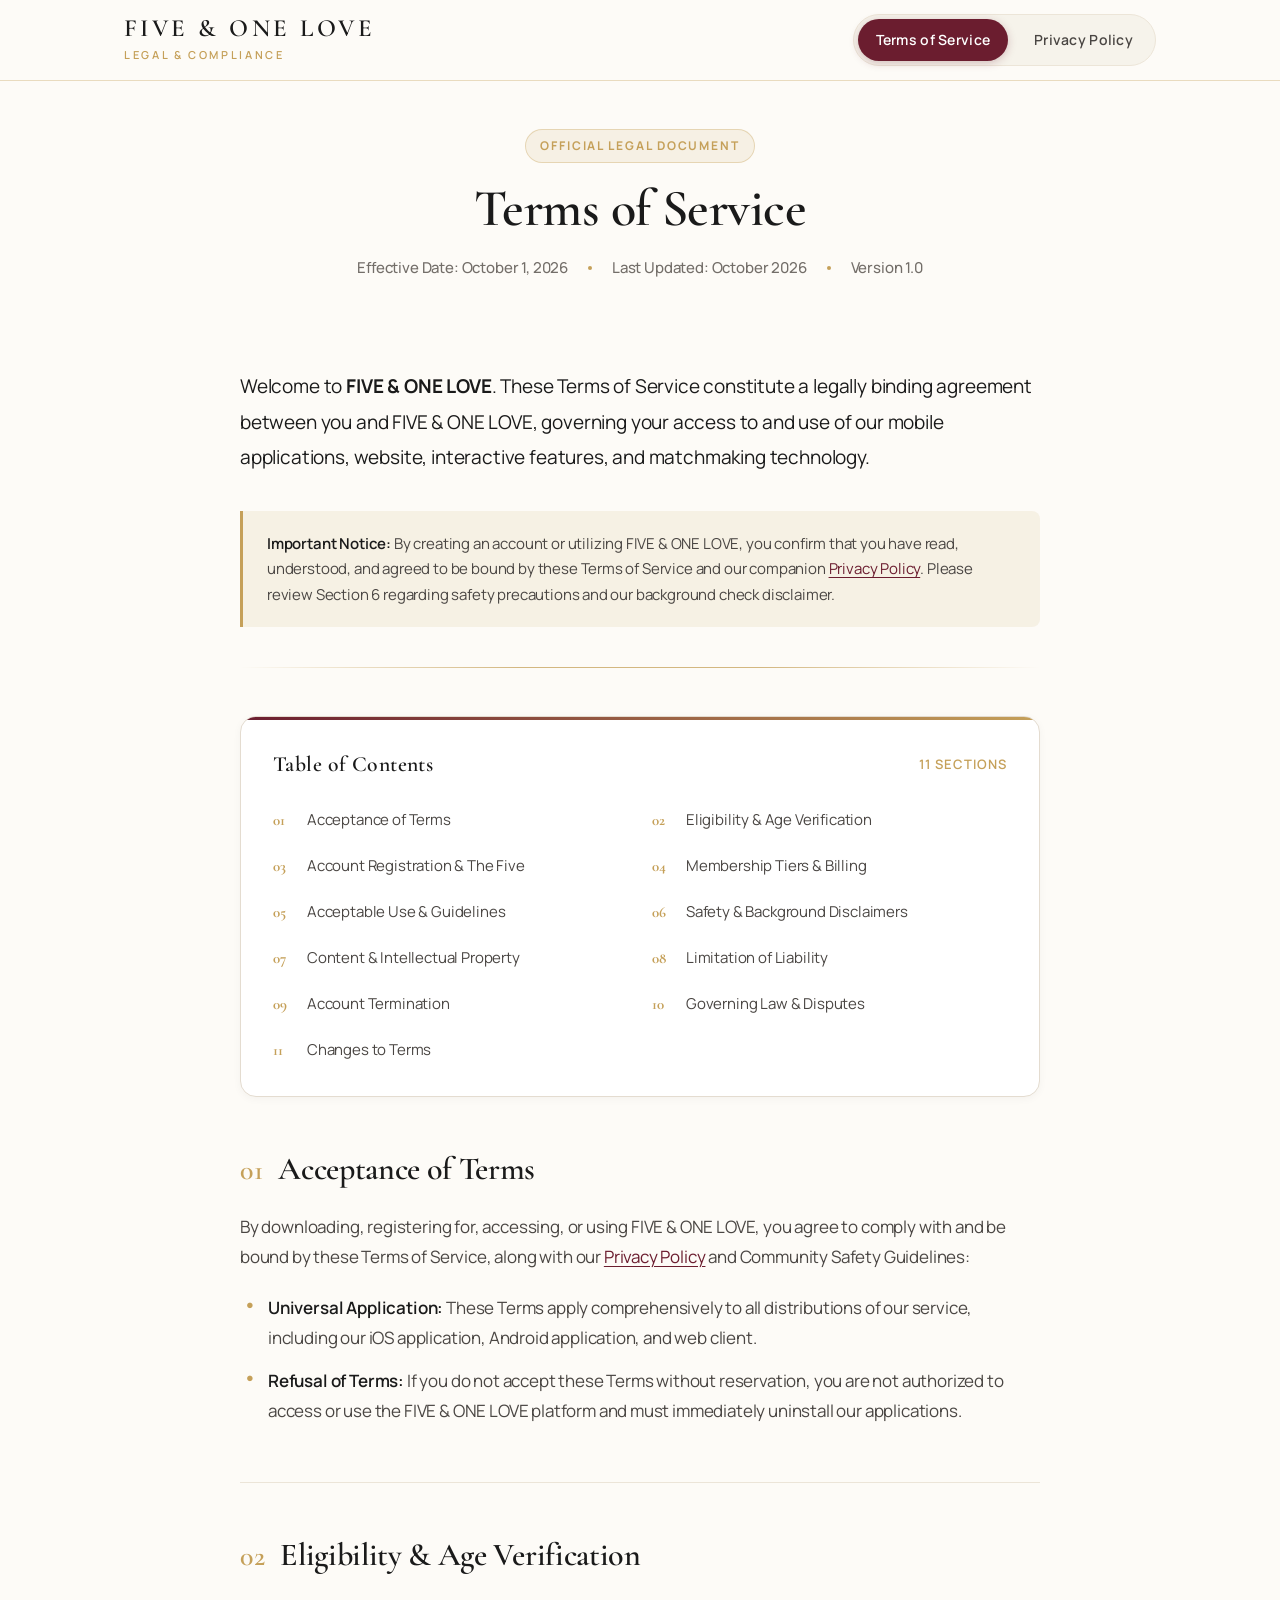
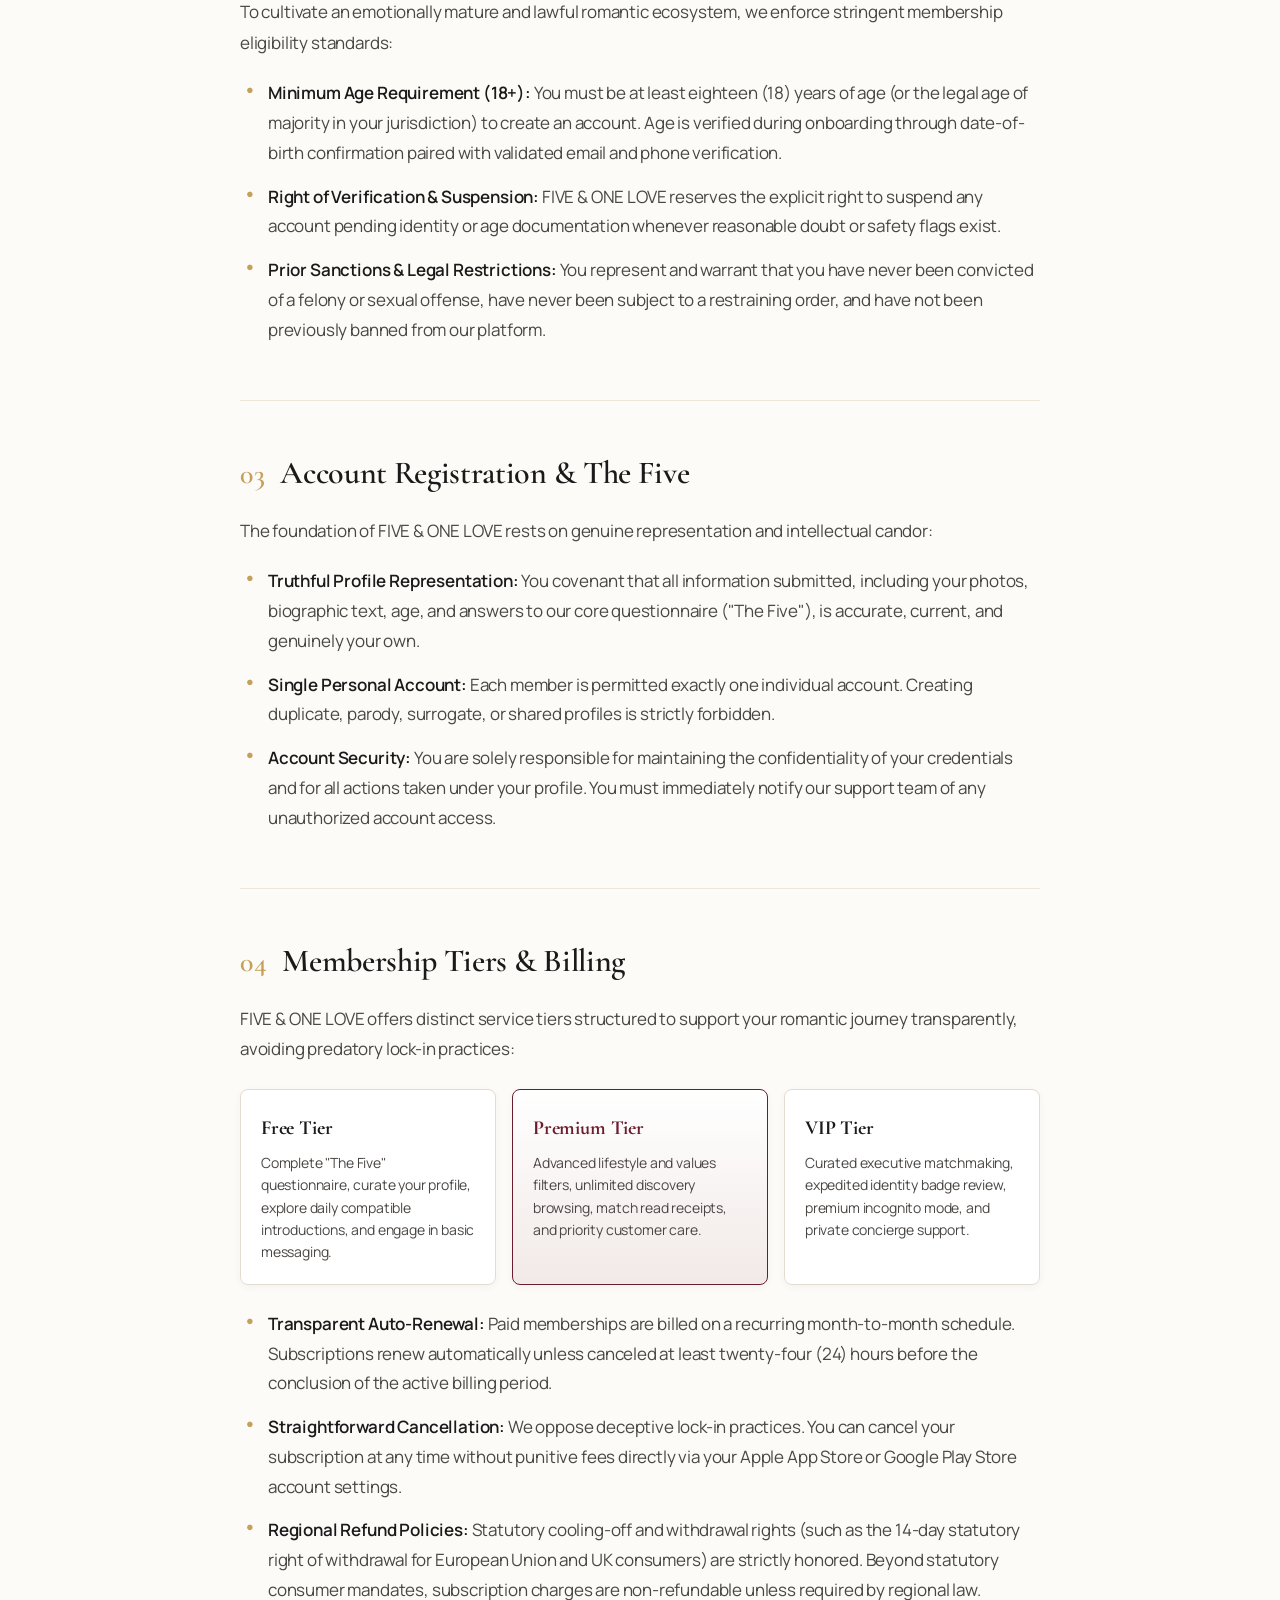
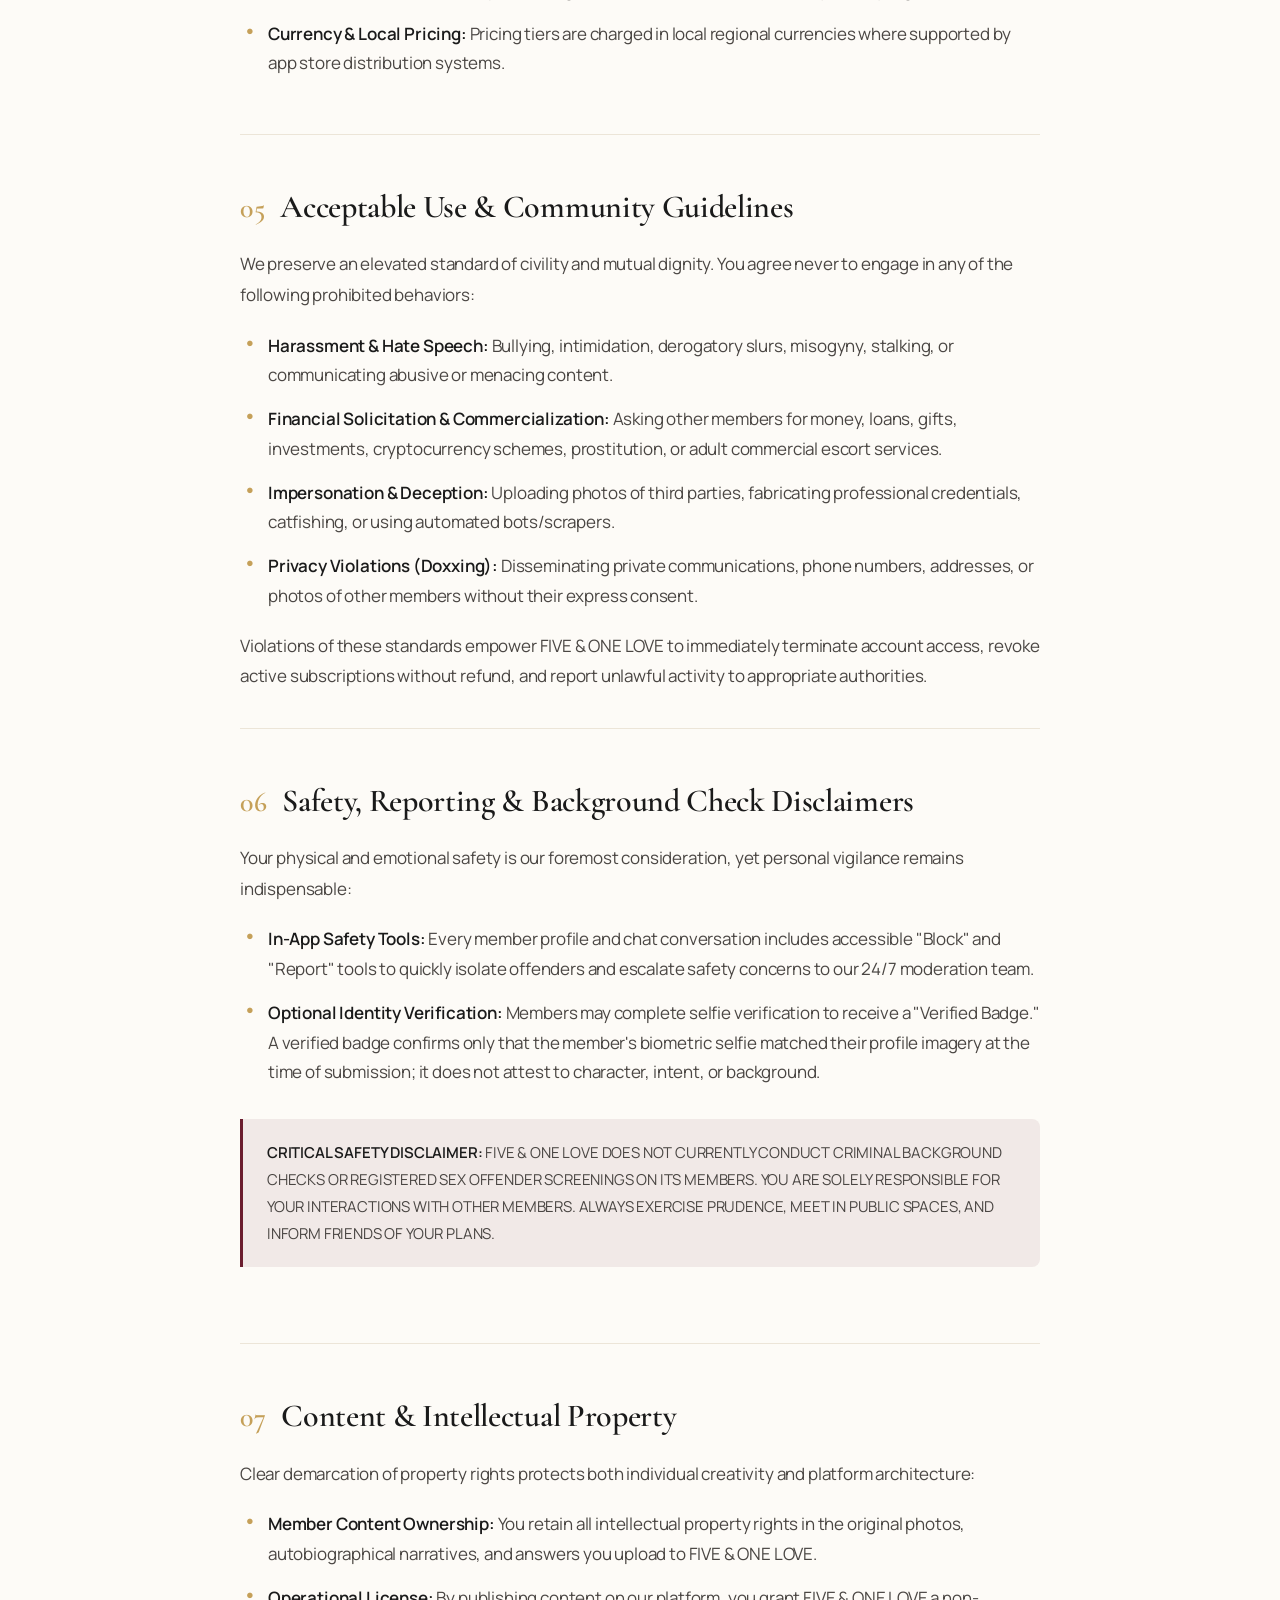
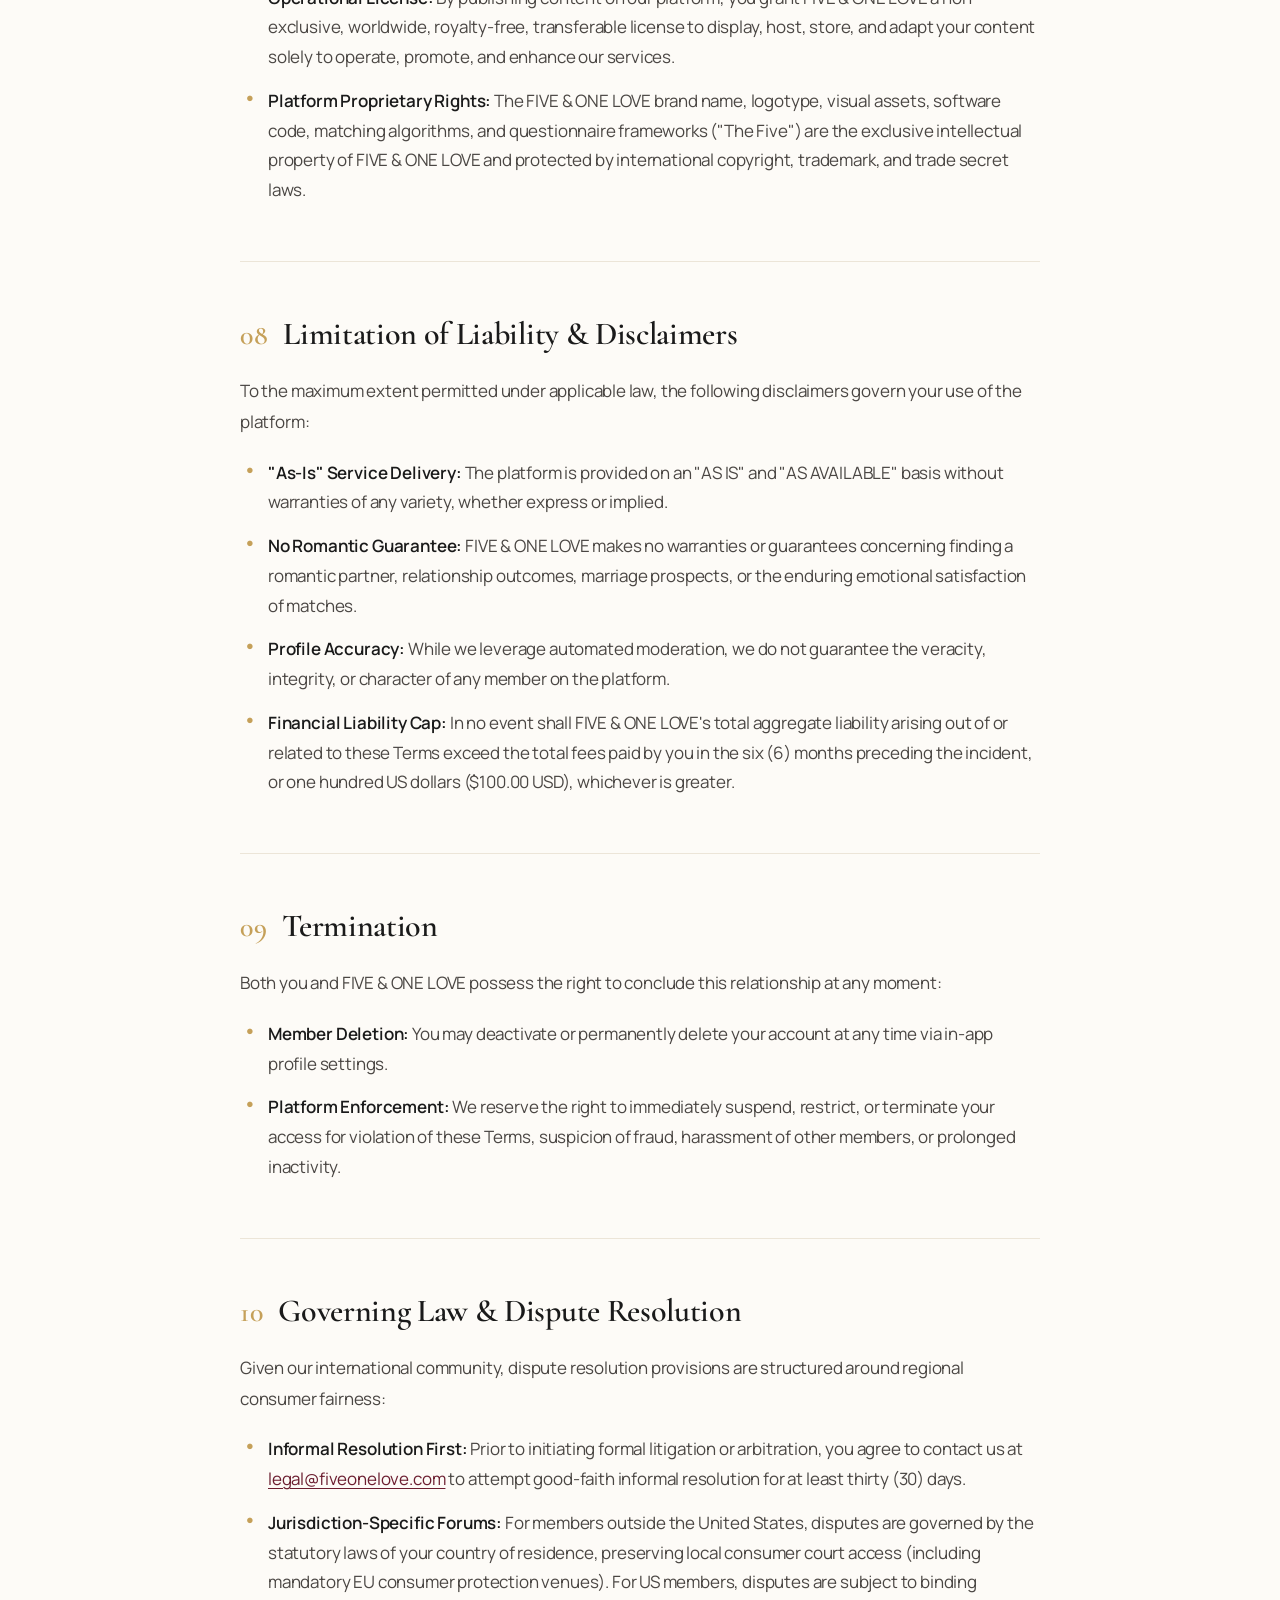
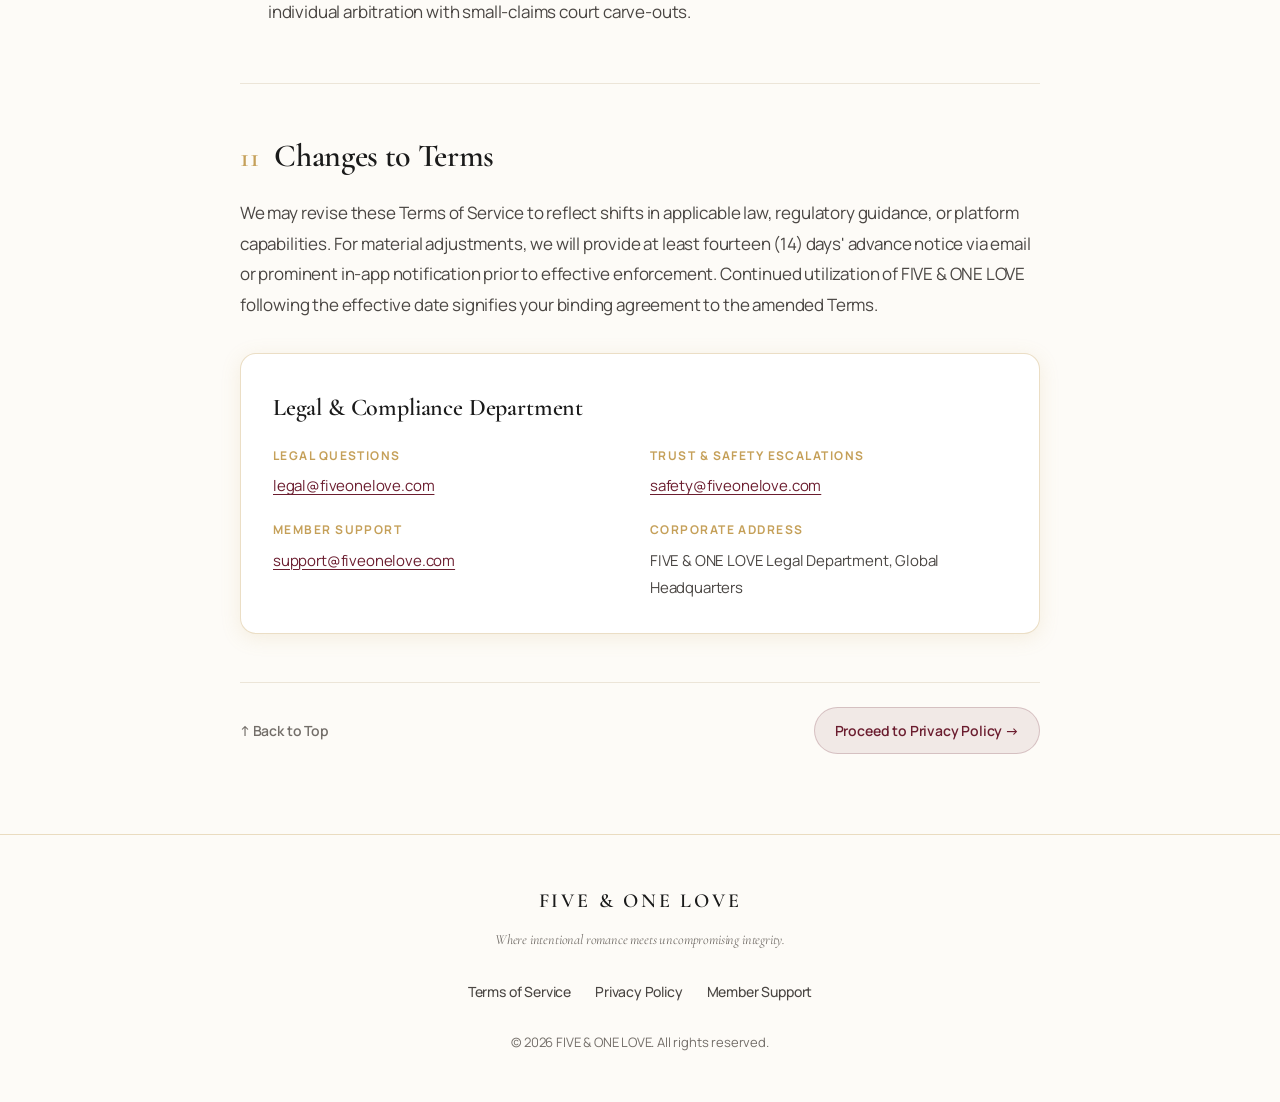
<file: index.html>
<!DOCTYPE html>
<html lang="en">
<head>
  <meta charset="UTF-8">
  <meta name="viewport" content="width=device-width, initial-scale=1.0">
  <title>Legal & Compliance — FIVE & ONE LOVE</title>
  <meta http-equiv="refresh" content="0; url=terms.html">
  <link rel="stylesheet" href="assets/style.css">
  <link rel="icon" type="image/png" sizes="32x32" href="assets/favicon-32x32.png?v=2">
  <link rel="icon" type="image/png" sizes="16x16" href="assets/favicon-16x16.png?v=2">
  <link rel="icon" type="image/png" href="assets/favicon.png?v=2">
  <link rel="shortcut icon" href="assets/favicon.ico?v=2">
  <link rel="apple-touch-icon" sizes="180x180" href="assets/apple-touch-icon.png?v=2">
  <script>
    // Immediate redirect to Terms of Service as default legal landing
    window.location.replace("terms.html");
  </script>
</head>
<body>
  <header class="site-header">
    <div class="header-container">
      <a href="terms.html" class="brand-logo">
        <span class="brand-title">FIVE & ONE LOVE</span>
        <span class="brand-subtitle">Legal & Compliance</span>
      </a>
    </div>
  </header>
  <main class="main-wrapper" style="display:flex; align-items:center; justify-content:center; min-height:60vh;">
    <div class="reading-container" style="text-align:center;">
      <h1 style="font-family: var(--font-serif); font-size: 2.2rem; margin-bottom: 16px;">Legal Documentation</h1>
      <p style="margin-bottom: 24px;">Redirecting you to our legal documents...</p>
      <div style="display: flex; gap: 16px; justify-content: center; flex-wrap: wrap;">
        <a href="terms.html" class="doc-switch-btn">Terms of Service →</a>
        <a href="privacy.html" class="doc-switch-btn">Privacy Policy →</a>
      </div>
    </div>
  </main>
</body>
</html>
</file>
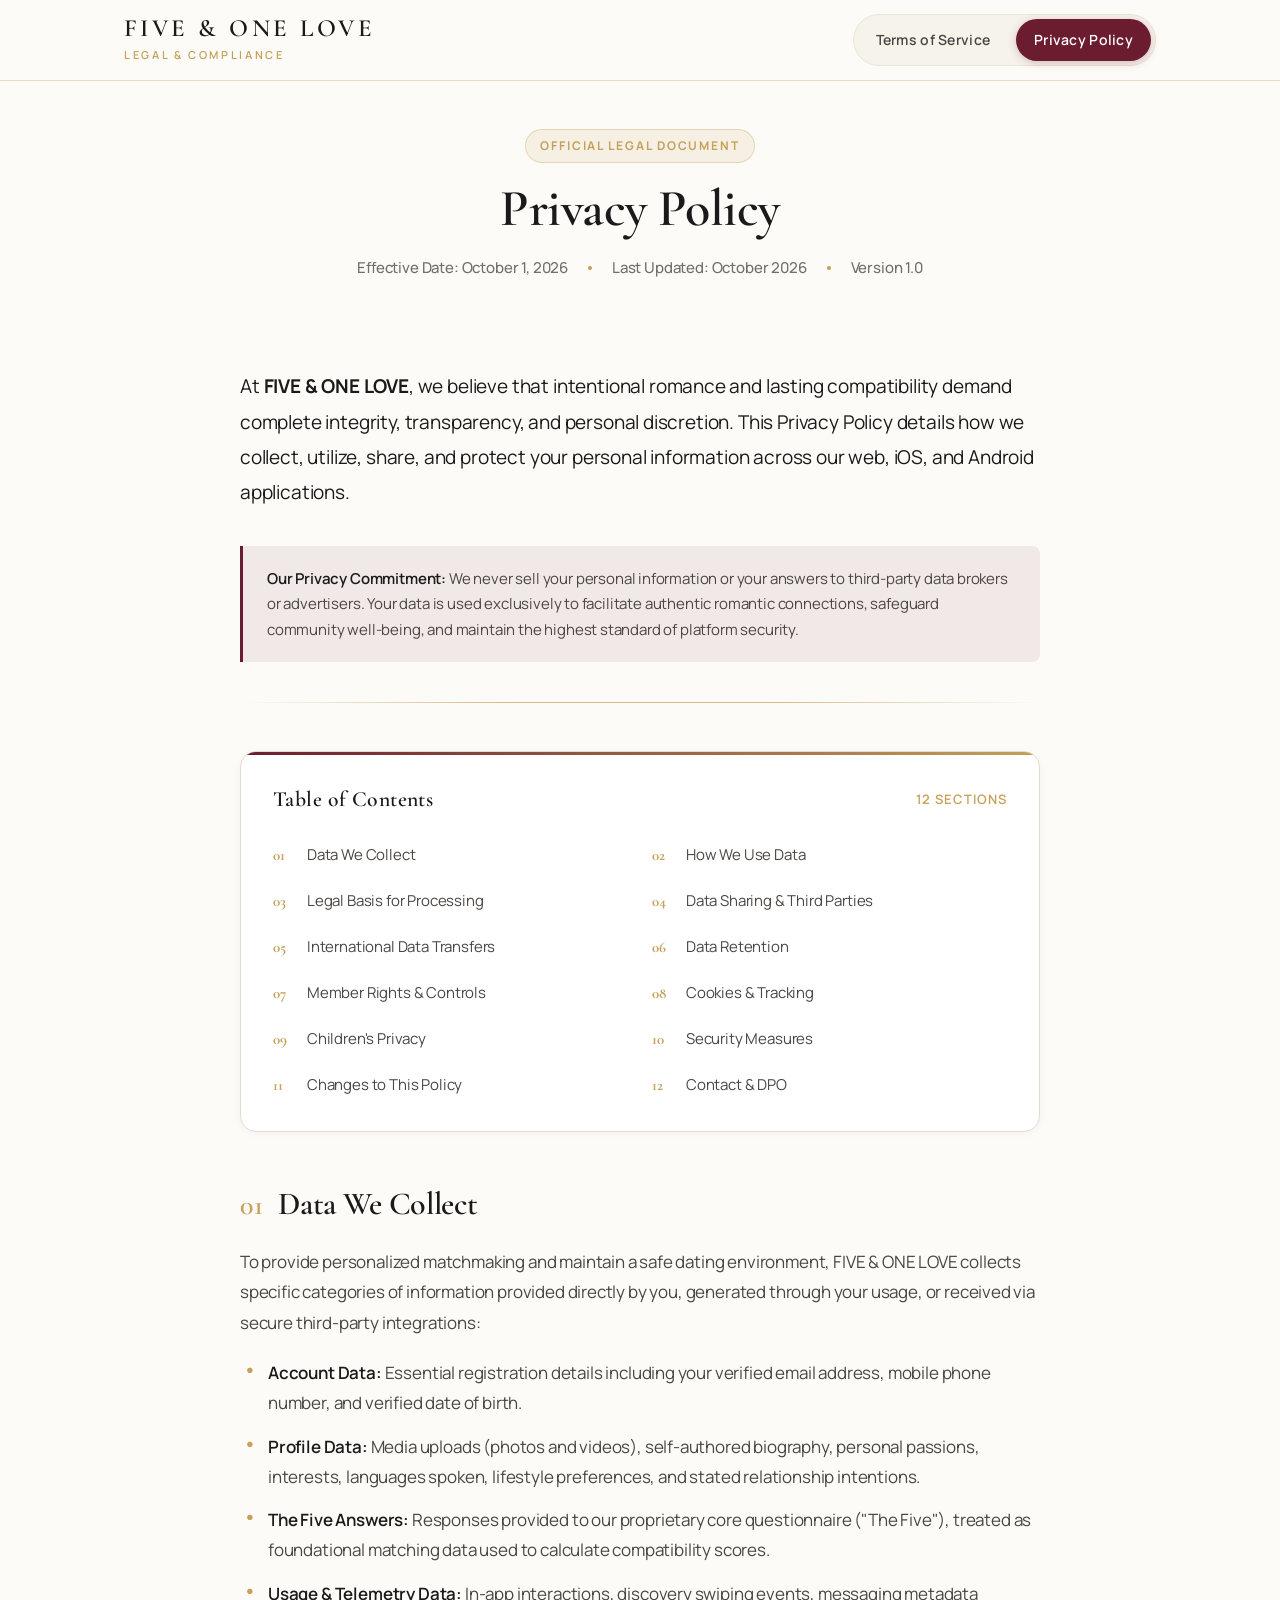
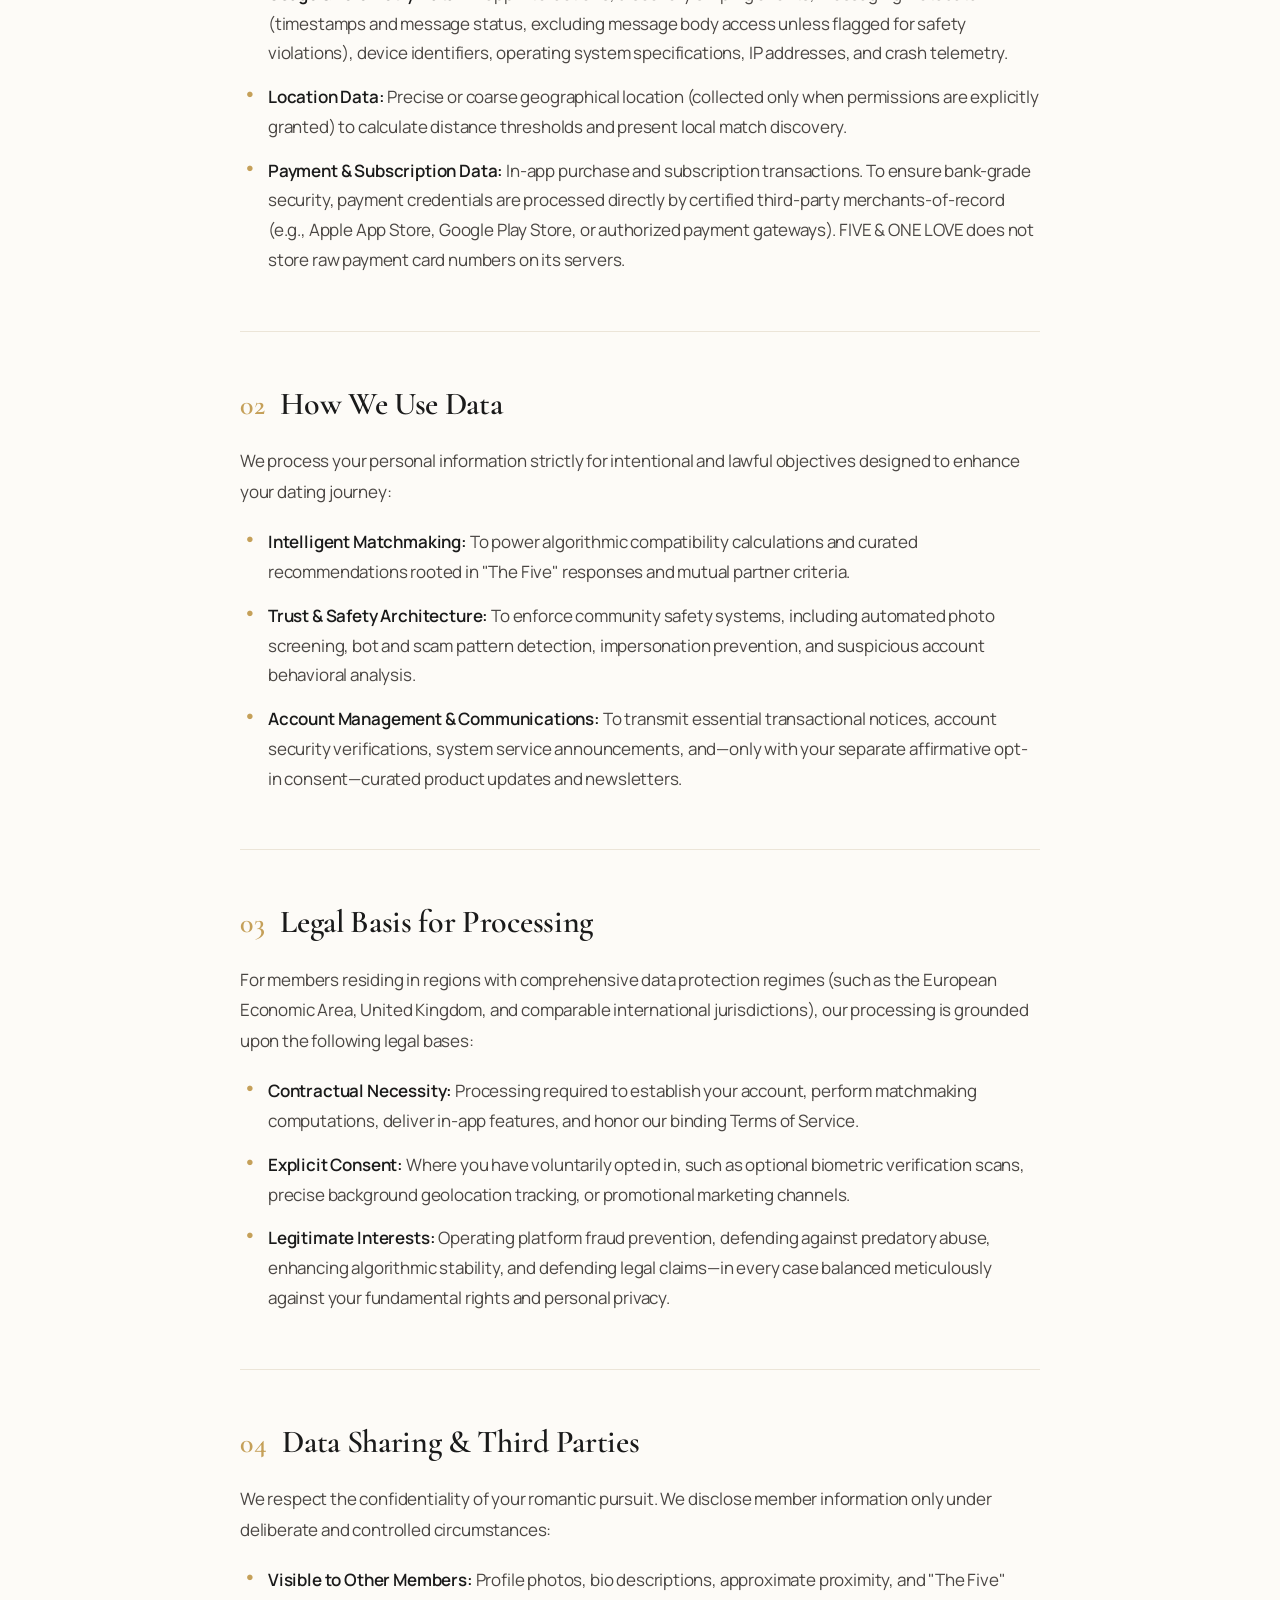
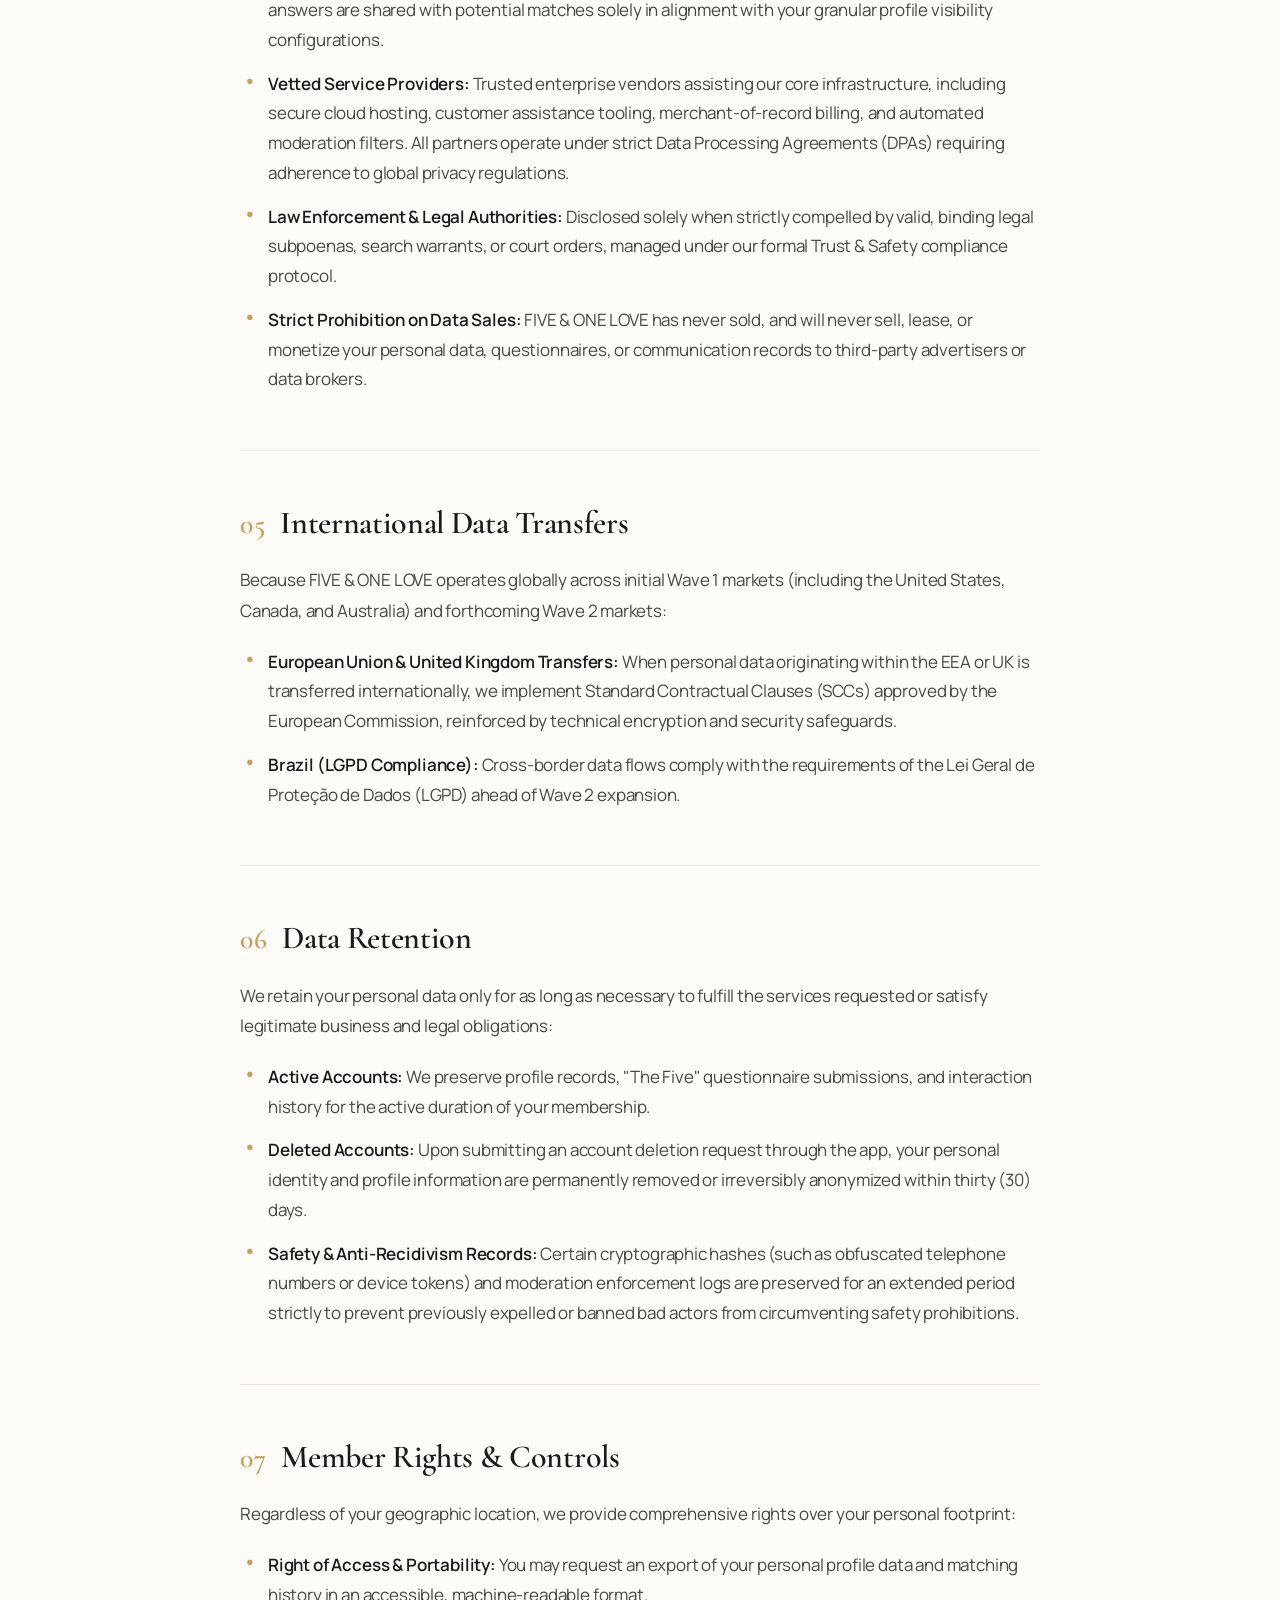
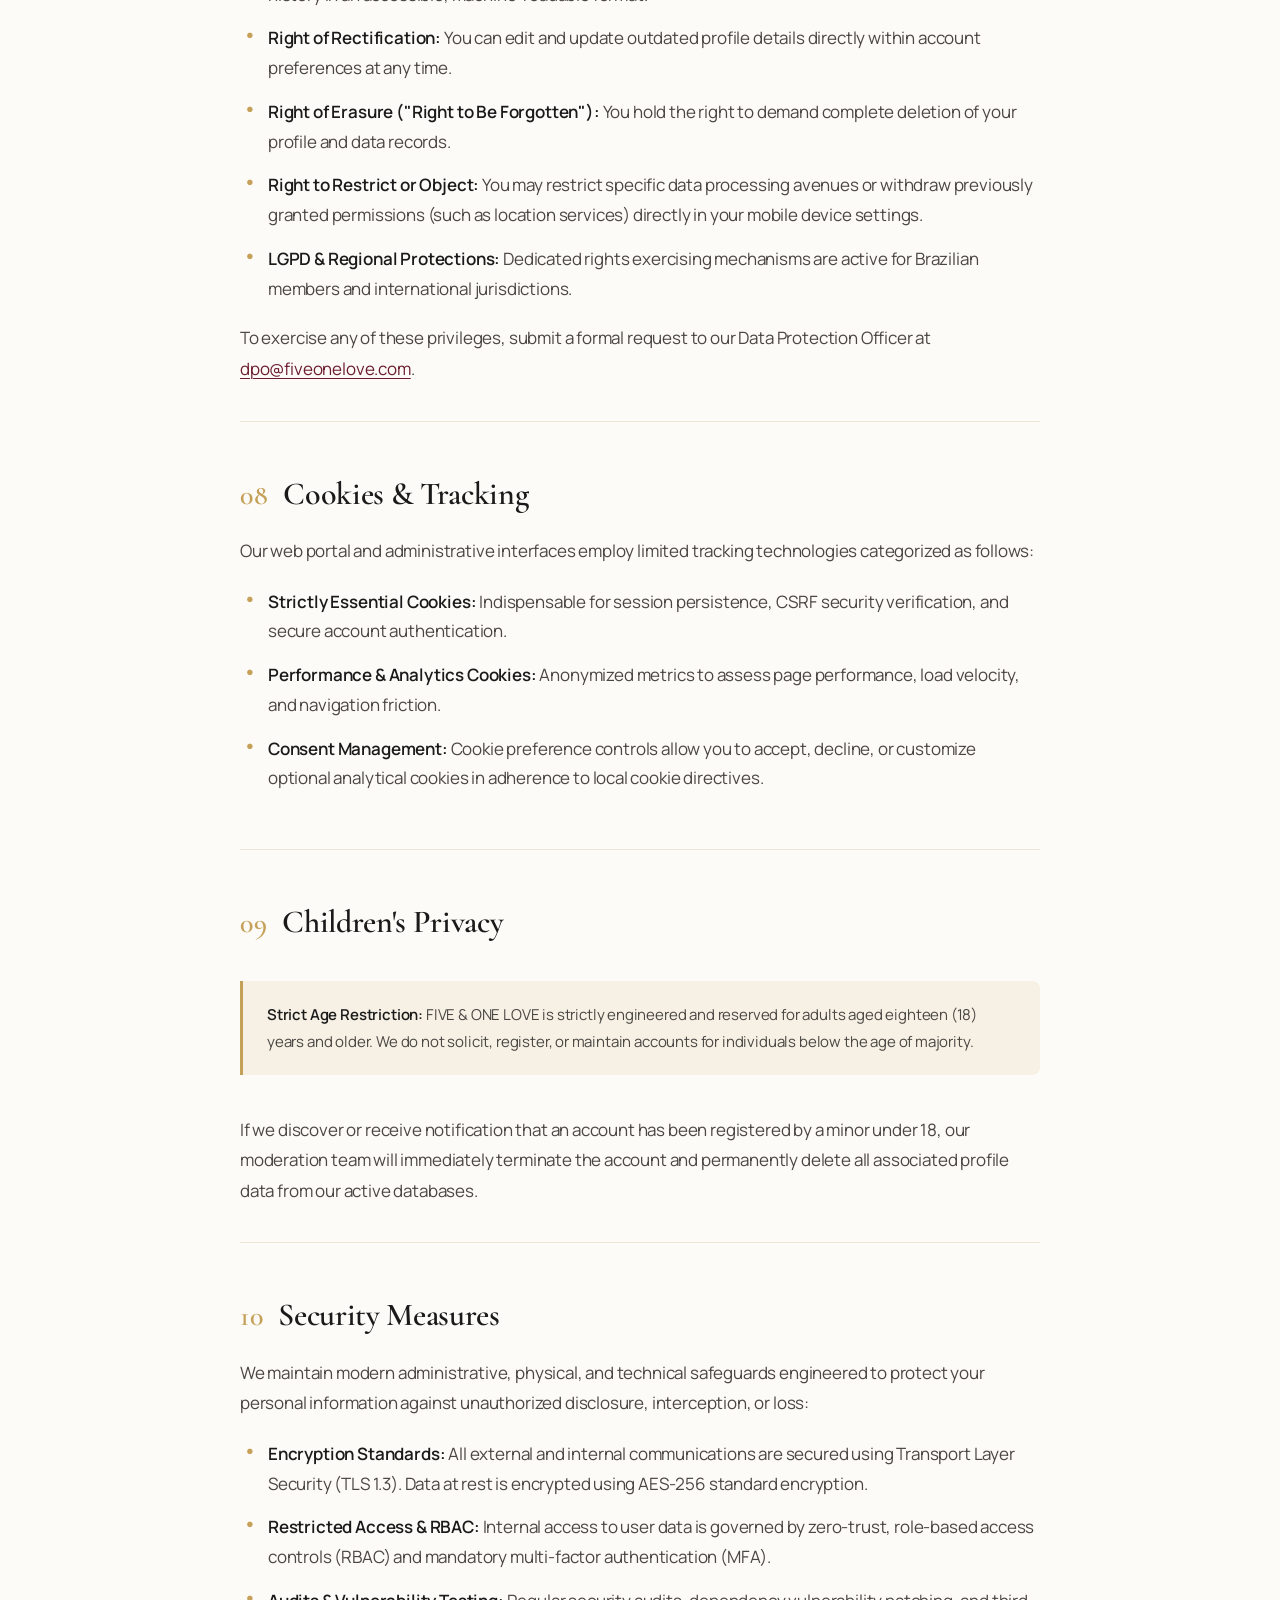
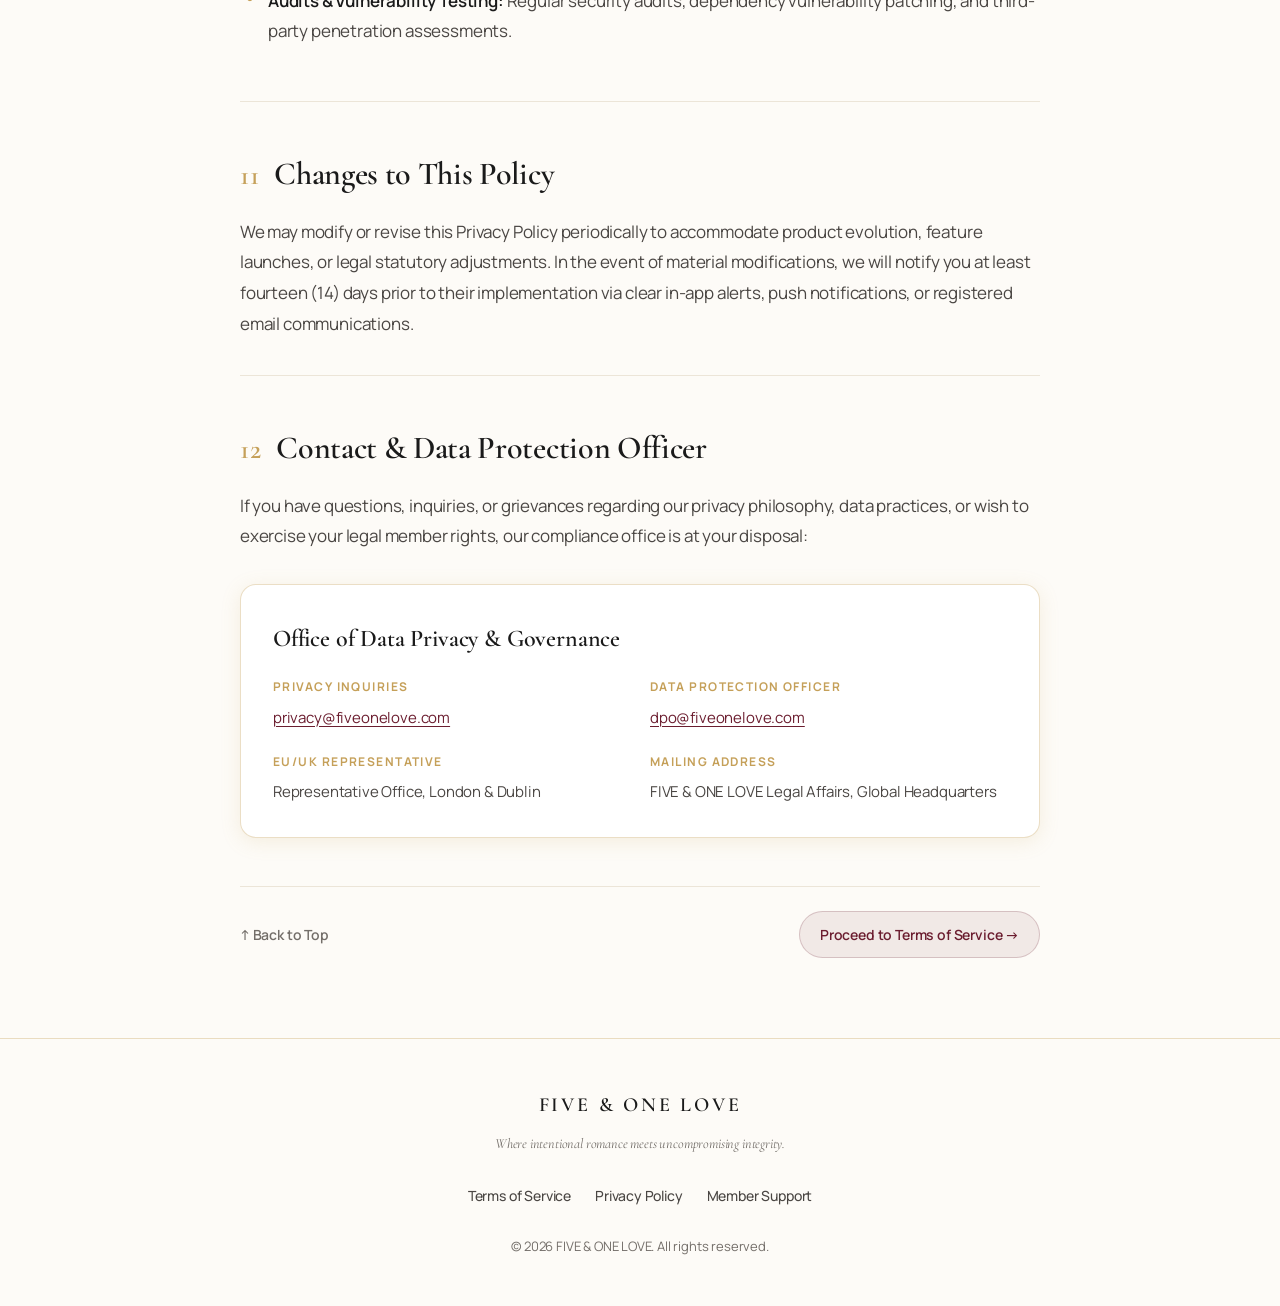
<file: privacy.html>
<!DOCTYPE html>
<html lang="en">
<head>
  <meta charset="UTF-8">
  <meta name="viewport" content="width=device-width, initial-scale=1.0">
  <title>Privacy Policy — FIVE & ONE LOVE</title>
  <meta name="description" content="Privacy Policy for FIVE & ONE LOVE dating app. Learn how we handle, process, and protect your personal information and matching questionnaire data.">
  <link rel="stylesheet" href="assets/style.css">
  <link rel="icon" type="image/png" sizes="32x32" href="assets/favicon-32x32.png?v=2">
  <link rel="icon" type="image/png" sizes="16x16" href="assets/favicon-16x16.png?v=2">
  <link rel="icon" type="image/png" href="assets/favicon.png?v=2">
  <link rel="shortcut icon" href="assets/favicon.ico?v=2">
  <link rel="apple-touch-icon" sizes="180x180" href="assets/apple-touch-icon.png?v=2">
</head>
<body>

  <!-- Site Navigation Header -->
  <header class="site-header">
    <div class="header-container">
      <a href="terms.html" class="brand-logo" aria-label="FIVE & ONE LOVE Home">
        <span class="brand-title">FIVE & ONE LOVE</span>
        <span class="brand-subtitle">Legal & Compliance</span>
      </a>
      <nav aria-label="Legal Documents Navigation">
        <ul class="nav-links">
          <li class="nav-item">
            <a href="terms.html">Terms of Service</a>
          </li>
          <li class="nav-item active">
            <a href="privacy.html" aria-current="page">Privacy Policy</a>
          </li>
        </ul>
      </nav>
    </div>
  </header>

  <!-- Main Content Area -->
  <main class="main-wrapper">
    <article class="reading-container">

      <!-- Document Hero Section -->
      <header class="doc-hero">
        <div class="doc-badge">Official Legal Document</div>
        <h1>Privacy Policy</h1>
        <div class="doc-meta">
          <span>Effective Date: October 1, 2026</span>
          <span class="dot"></span>
          <span>Last Updated: October 2026</span>
          <span class="dot"></span>
          <span>Version 1.0</span>
        </div>
      </header>

      <p class="lead-text">
        At <strong>FIVE & ONE LOVE</strong>, we believe that intentional romance and lasting compatibility demand complete integrity, transparency, and personal discretion. This Privacy Policy details how we collect, utilize, share, and protect your personal information across our web, iOS, and Android applications.
      </p>

      <div class="callout-box burgundy">
        <p><strong>Our Privacy Commitment:</strong> We never sell your personal information or your answers to third-party data brokers or advertisers. Your data is used exclusively to facilitate authentic romantic connections, safeguard community well-being, and maintain the highest standard of platform security.</p>
      </div>

      <hr class="gold-divider">

      <!-- Table of Contents -->
      <nav class="toc-card" aria-label="Table of Contents">
        <div class="toc-header">
          <h2 class="toc-title">Table of Contents</h2>
          <span class="toc-count">12 Sections</span>
        </div>
        <ul class="toc-grid">
          <li><a href="#data-collection" class="toc-link"><span class="toc-num">01</span> Data We Collect</a></li>
          <li><a href="#how-we-use-data" class="toc-link"><span class="toc-num">02</span> How We Use Data</a></li>
          <li><a href="#legal-basis" class="toc-link"><span class="toc-num">03</span> Legal Basis for Processing</a></li>
          <li><a href="#data-sharing" class="toc-link"><span class="toc-num">04</span> Data Sharing & Third Parties</a></li>
          <li><a href="#international-transfers" class="toc-link"><span class="toc-num">05</span> International Data Transfers</a></li>
          <li><a href="#data-retention" class="toc-link"><span class="toc-num">06</span> Data Retention</a></li>
          <li><a href="#member-rights" class="toc-link"><span class="toc-num">07</span> Member Rights & Controls</a></li>
          <li><a href="#cookies-tracking" class="toc-link"><span class="toc-num">08</span> Cookies & Tracking</a></li>
          <li><a href="#childrens-privacy" class="toc-link"><span class="toc-num">09</span> Children's Privacy</a></li>
          <li><a href="#security-measures" class="toc-link"><span class="toc-num">10</span> Security Measures</a></li>
          <li><a href="#policy-changes" class="toc-link"><span class="toc-num">11</span> Changes to This Policy</a></li>
          <li><a href="#contact" class="toc-link"><span class="toc-num">12</span> Contact & DPO</a></li>
        </ul>
      </nav>

      <!-- Section 1 -->
      <section id="data-collection" class="legal-section">
        <div class="section-header-wrap">
          <span class="section-num">01</span>
          <h2>Data We Collect</h2>
        </div>
        <p>To provide personalized matchmaking and maintain a safe dating environment, FIVE & ONE LOVE collects specific categories of information provided directly by you, generated through your usage, or received via secure third-party integrations:</p>
        <ul class="legal-list">
          <li><strong>Account Data:</strong> Essential registration details including your verified email address, mobile phone number, and verified date of birth.</li>
          <li><strong>Profile Data:</strong> Media uploads (photos and videos), self-authored biography, personal passions, interests, languages spoken, lifestyle preferences, and stated relationship intentions.</li>
          <li><strong>The Five Answers:</strong> Responses provided to our proprietary core questionnaire ("The Five"), treated as foundational matching data used to calculate compatibility scores.</li>
          <li><strong>Usage & Telemetry Data:</strong> In-app interactions, discovery swiping events, messaging metadata (timestamps and message status, excluding message body access unless flagged for safety violations), device identifiers, operating system specifications, IP addresses, and crash telemetry.</li>
          <li><strong>Location Data:</strong> Precise or coarse geographical location (collected only when permissions are explicitly granted) to calculate distance thresholds and present local match discovery.</li>
          <li><strong>Payment & Subscription Data:</strong> In-app purchase and subscription transactions. To ensure bank-grade security, payment credentials are processed directly by certified third-party merchants-of-record (e.g., Apple App Store, Google Play Store, or authorized payment gateways). FIVE & ONE LOVE does not store raw payment card numbers on its servers.</li>
        </ul>
      </section>

      <!-- Section 2 -->
      <section id="how-we-use-data" class="legal-section">
        <div class="section-header-wrap">
          <span class="section-num">02</span>
          <h2>How We Use Data</h2>
        </div>
        <p>We process your personal information strictly for intentional and lawful objectives designed to enhance your dating journey:</p>
        <ul class="legal-list">
          <li><strong>Intelligent Matchmaking:</strong> To power algorithmic compatibility calculations and curated recommendations rooted in "The Five" responses and mutual partner criteria.</li>
          <li><strong>Trust & Safety Architecture:</strong> To enforce community safety systems, including automated photo screening, bot and scam pattern detection, impersonation prevention, and suspicious account behavioral analysis.</li>
          <li><strong>Account Management & Communications:</strong> To transmit essential transactional notices, account security verifications, system service announcements, and—only with your separate affirmative opt-in consent—curated product updates and newsletters.</li>
        </ul>
      </section>

      <!-- Section 3 -->
      <section id="legal-basis" class="legal-section">
        <div class="section-header-wrap">
          <span class="section-num">03</span>
          <h2>Legal Basis for Processing</h2>
        </div>
        <p>For members residing in regions with comprehensive data protection regimes (such as the European Economic Area, United Kingdom, and comparable international jurisdictions), our processing is grounded upon the following legal bases:</p>
        <ul class="legal-list">
          <li><strong>Contractual Necessity:</strong> Processing required to establish your account, perform matchmaking computations, deliver in-app features, and honor our binding Terms of Service.</li>
          <li><strong>Explicit Consent:</strong> Where you have voluntarily opted in, such as optional biometric verification scans, precise background geolocation tracking, or promotional marketing channels.</li>
          <li><strong>Legitimate Interests:</strong> Operating platform fraud prevention, defending against predatory abuse, enhancing algorithmic stability, and defending legal claims—in every case balanced meticulously against your fundamental rights and personal privacy.</li>
        </ul>
      </section>

      <!-- Section 4 -->
      <section id="data-sharing" class="legal-section">
        <div class="section-header-wrap">
          <span class="section-num">04</span>
          <h2>Data Sharing & Third Parties</h2>
        </div>
        <p>We respect the confidentiality of your romantic pursuit. We disclose member information only under deliberate and controlled circumstances:</p>
        <ul class="legal-list">
          <li><strong>Visible to Other Members:</strong> Profile photos, bio descriptions, approximate proximity, and "The Five" answers are shared with potential matches solely in alignment with your granular profile visibility configurations.</li>
          <li><strong>Vetted Service Providers:</strong> Trusted enterprise vendors assisting our core infrastructure, including secure cloud hosting, customer assistance tooling, merchant-of-record billing, and automated moderation filters. All partners operate under strict Data Processing Agreements (DPAs) requiring adherence to global privacy regulations.</li>
          <li><strong>Law Enforcement & Legal Authorities:</strong> Disclosed solely when strictly compelled by valid, binding legal subpoenas, search warrants, or court orders, managed under our formal Trust & Safety compliance protocol.</li>
          <li><strong>Strict Prohibition on Data Sales:</strong> FIVE & ONE LOVE has never sold, and will never sell, lease, or monetize your personal data, questionnaires, or communication records to third-party advertisers or data brokers.</li>
        </ul>
      </section>

      <!-- Section 5 -->
      <section id="international-transfers" class="legal-section">
        <div class="section-header-wrap">
          <span class="section-num">05</span>
          <h2>International Data Transfers</h2>
        </div>
        <p>Because FIVE & ONE LOVE operates globally across initial Wave 1 markets (including the United States, Canada, and Australia) and forthcoming Wave 2 markets:</p>
        <ul class="legal-list">
          <li><strong>European Union & United Kingdom Transfers:</strong> When personal data originating within the EEA or UK is transferred internationally, we implement Standard Contractual Clauses (SCCs) approved by the European Commission, reinforced by technical encryption and security safeguards.</li>
          <li><strong>Brazil (LGPD Compliance):</strong> Cross-border data flows comply with the requirements of the Lei Geral de Proteção de Dados (LGPD) ahead of Wave 2 expansion.</li>
        </ul>
      </section>

      <!-- Section 6 -->
      <section id="data-retention" class="legal-section">
        <div class="section-header-wrap">
          <span class="section-num">06</span>
          <h2>Data Retention</h2>
        </div>
        <p>We retain your personal data only for as long as necessary to fulfill the services requested or satisfy legitimate business and legal obligations:</p>
        <ul class="legal-list">
          <li><strong>Active Accounts:</strong> We preserve profile records, "The Five" questionnaire submissions, and interaction history for the active duration of your membership.</li>
          <li><strong>Deleted Accounts:</strong> Upon submitting an account deletion request through the app, your personal identity and profile information are permanently removed or irreversibly anonymized within thirty (30) days.</li>
          <li><strong>Safety & Anti-Recidivism Records:</strong> Certain cryptographic hashes (such as obfuscated telephone numbers or device tokens) and moderation enforcement logs are preserved for an extended period strictly to prevent previously expelled or banned bad actors from circumventing safety prohibitions.</li>
        </ul>
      </section>

      <!-- Section 7 -->
      <section id="member-rights" class="legal-section">
        <div class="section-header-wrap">
          <span class="section-num">07</span>
          <h2>Member Rights & Controls</h2>
        </div>
        <p>Regardless of your geographic location, we provide comprehensive rights over your personal footprint:</p>
        <ul class="legal-list">
          <li><strong>Right of Access & Portability:</strong> You may request an export of your personal profile data and matching history in an accessible, machine-readable format.</li>
          <li><strong>Right of Rectification:</strong> You can edit and update outdated profile details directly within account preferences at any time.</li>
          <li><strong>Right of Erasure ("Right to Be Forgotten"):</strong> You hold the right to demand complete deletion of your profile and data records.</li>
          <li><strong>Right to Restrict or Object:</strong> You may restrict specific data processing avenues or withdraw previously granted permissions (such as location services) directly in your mobile device settings.</li>
          <li><strong>LGPD & Regional Protections:</strong> Dedicated rights exercising mechanisms are active for Brazilian members and international jurisdictions.</li>
        </ul>
        <p>To exercise any of these privileges, submit a formal request to our Data Protection Officer at <a href="mailto:dpo@fiveonelove.com">dpo@fiveonelove.com</a>.</p>
      </section>

      <!-- Section 8 -->
      <section id="cookies-tracking" class="legal-section">
        <div class="section-header-wrap">
          <span class="section-num">08</span>
          <h2>Cookies & Tracking</h2>
        </div>
        <p>Our web portal and administrative interfaces employ limited tracking technologies categorized as follows:</p>
        <ul class="legal-list">
          <li><strong>Strictly Essential Cookies:</strong> Indispensable for session persistence, CSRF security verification, and secure account authentication.</li>
          <li><strong>Performance & Analytics Cookies:</strong> Anonymized metrics to assess page performance, load velocity, and navigation friction.</li>
          <li><strong>Consent Management:</strong> Cookie preference controls allow you to accept, decline, or customize optional analytical cookies in adherence to local cookie directives.</li>
        </ul>
      </section>

      <!-- Section 9 -->
      <section id="childrens-privacy" class="legal-section">
        <div class="section-header-wrap">
          <span class="section-num">09</span>
          <h2>Children's Privacy</h2>
        </div>
        <div class="callout-box">
          <p><strong>Strict Age Restriction:</strong> FIVE & ONE LOVE is strictly engineered and reserved for adults aged eighteen (18) years and older. We do not solicit, register, or maintain accounts for individuals below the age of majority.</p>
        </div>
        <p>If we discover or receive notification that an account has been registered by a minor under 18, our moderation team will immediately terminate the account and permanently delete all associated profile data from our active databases.</p>
      </section>

      <!-- Section 10 -->
      <section id="security-measures" class="legal-section">
        <div class="section-header-wrap">
          <span class="section-num">10</span>
          <h2>Security Measures</h2>
        </div>
        <p>We maintain modern administrative, physical, and technical safeguards engineered to protect your personal information against unauthorized disclosure, interception, or loss:</p>
        <ul class="legal-list">
          <li><strong>Encryption Standards:</strong> All external and internal communications are secured using Transport Layer Security (TLS 1.3). Data at rest is encrypted using AES-256 standard encryption.</li>
          <li><strong>Restricted Access & RBAC:</strong> Internal access to user data is governed by zero-trust, role-based access controls (RBAC) and mandatory multi-factor authentication (MFA).</li>
          <li><strong>Audits & Vulnerability Testing:</strong> Regular security audits, dependency vulnerability patching, and third-party penetration assessments.</li>
        </ul>
      </section>

      <!-- Section 11 -->
      <section id="policy-changes" class="legal-section">
        <div class="section-header-wrap">
          <span class="section-num">11</span>
          <h2>Changes to This Policy</h2>
        </div>
        <p>We may modify or revise this Privacy Policy periodically to accommodate product evolution, feature launches, or legal statutory adjustments. In the event of material modifications, we will notify you at least fourteen (14) days prior to their implementation via clear in-app alerts, push notifications, or registered email communications.</p>
      </section>

      <!-- Section 12 -->
      <section id="contact" class="legal-section">
        <div class="section-header-wrap">
          <span class="section-num">12</span>
          <h2>Contact & Data Protection Officer</h2>
        </div>
        <p>If you have questions, inquiries, or grievances regarding our privacy philosophy, data practices, or wish to exercise your legal member rights, our compliance office is at your disposal:</p>

        <div class="contact-card">
          <h3>Office of Data Privacy & Governance</h3>
          <div class="contact-details">
            <div class="contact-item">
              <strong>Privacy Inquiries</strong>
              <span><a href="mailto:privacy@fiveonelove.com">privacy@fiveonelove.com</a></span>
            </div>
            <div class="contact-item">
              <strong>Data Protection Officer</strong>
              <span><a href="mailto:dpo@fiveonelove.com">dpo@fiveonelove.com</a></span>
            </div>
            <div class="contact-item">
              <strong>EU/UK Representative</strong>
              <span>Representative Office, London & Dublin</span>
            </div>
            <div class="contact-item">
              <strong>Mailing Address</strong>
              <span>FIVE & ONE LOVE Legal Affairs, Global Headquarters</span>
            </div>
          </div>
        </div>
      </section>

      <!-- Bottom Navigation Action -->
      <div class="bottom-nav-action">
        <a href="#" class="back-to-top" aria-label="Return to top of page">
          ↑ Back to Top
        </a>
        <a href="terms.html" class="doc-switch-btn">
          Proceed to Terms of Service →
        </a>
      </div>

    </article>
  </main>

  <!-- Site Footer -->
  <footer class="site-footer">
    <div class="footer-container">
      <div class="footer-brand">FIVE & ONE LOVE</div>
      <p class="footer-tagline">Where intentional romance meets uncompromising integrity.</p>
      <ul class="footer-nav">
        <li><a href="terms.html">Terms of Service</a></li>
        <li><a href="privacy.html">Privacy Policy</a></li>
        <li><a href="mailto:support@fiveonelove.com">Member Support</a></li>
      </ul>
      <p class="footer-copy">© 2026 FIVE & ONE LOVE. All rights reserved.</p>
    </div>
  </footer>

</body>
</html>
</file>
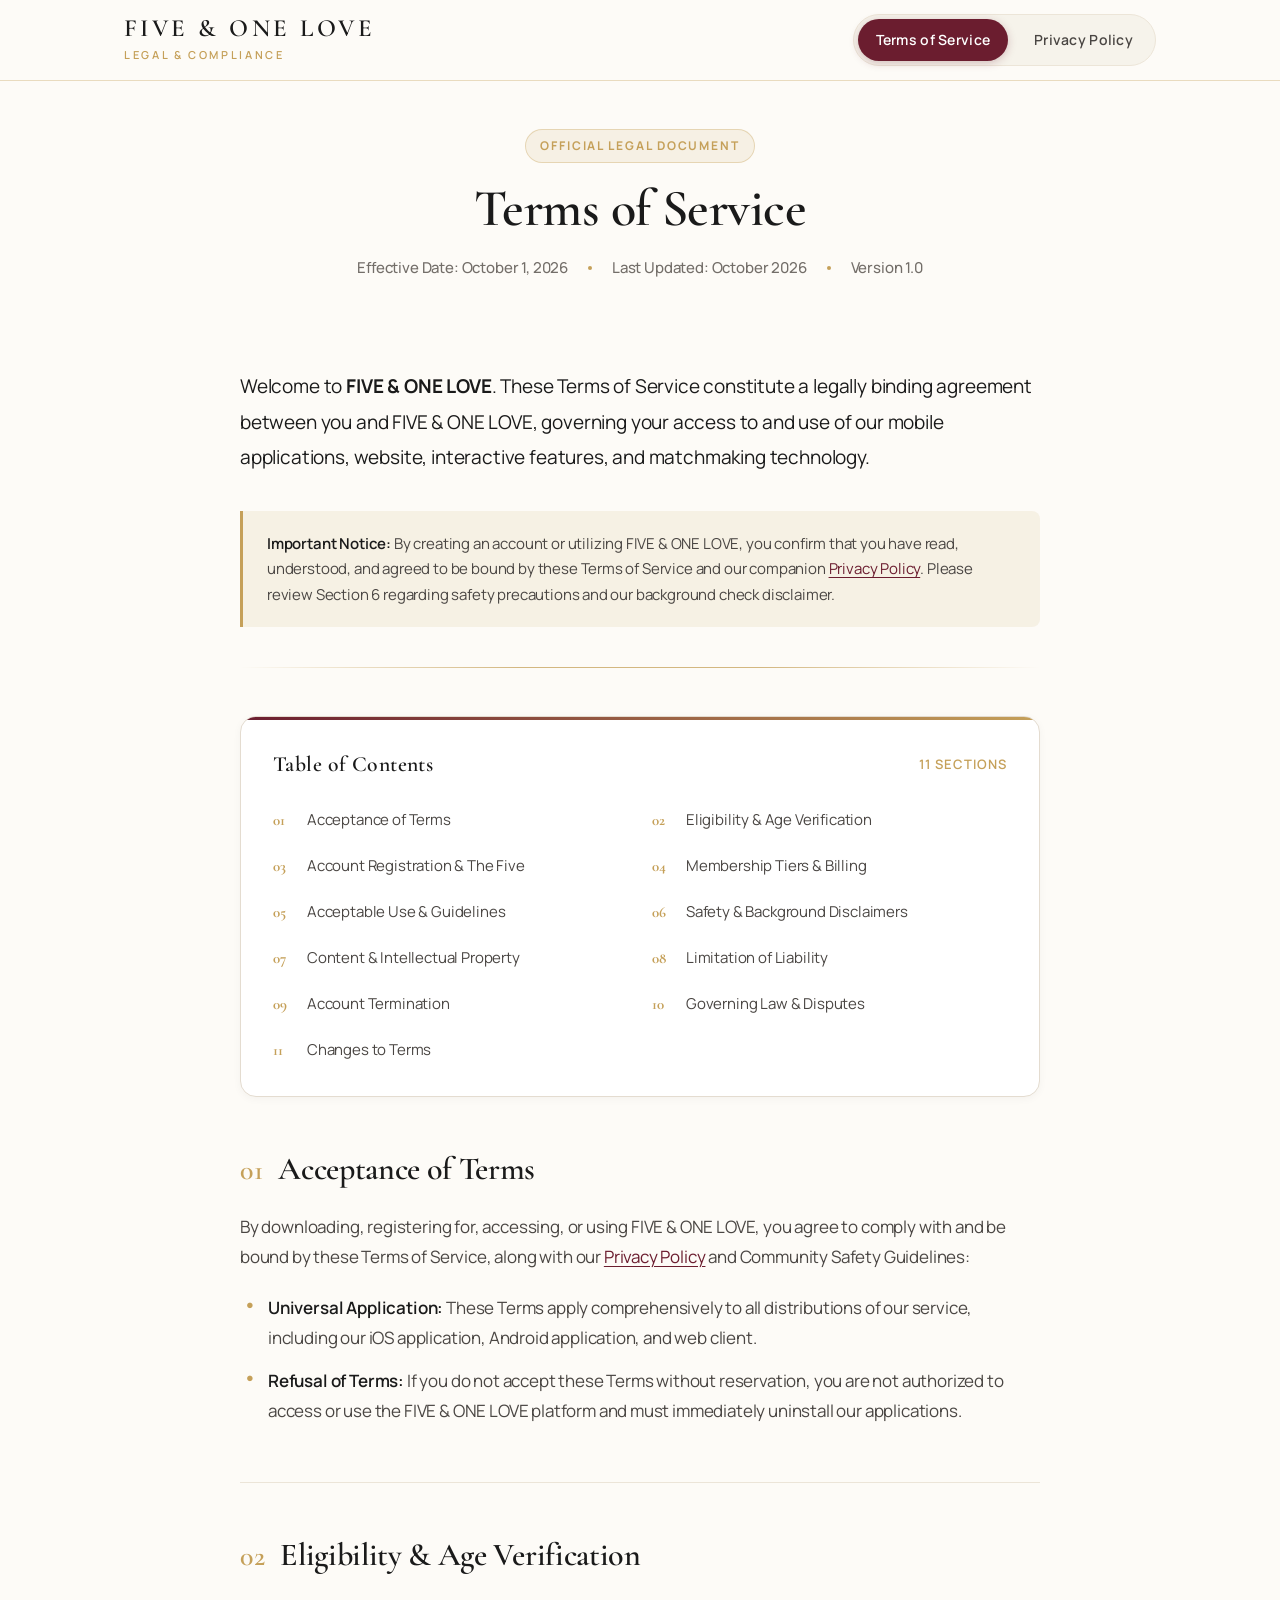
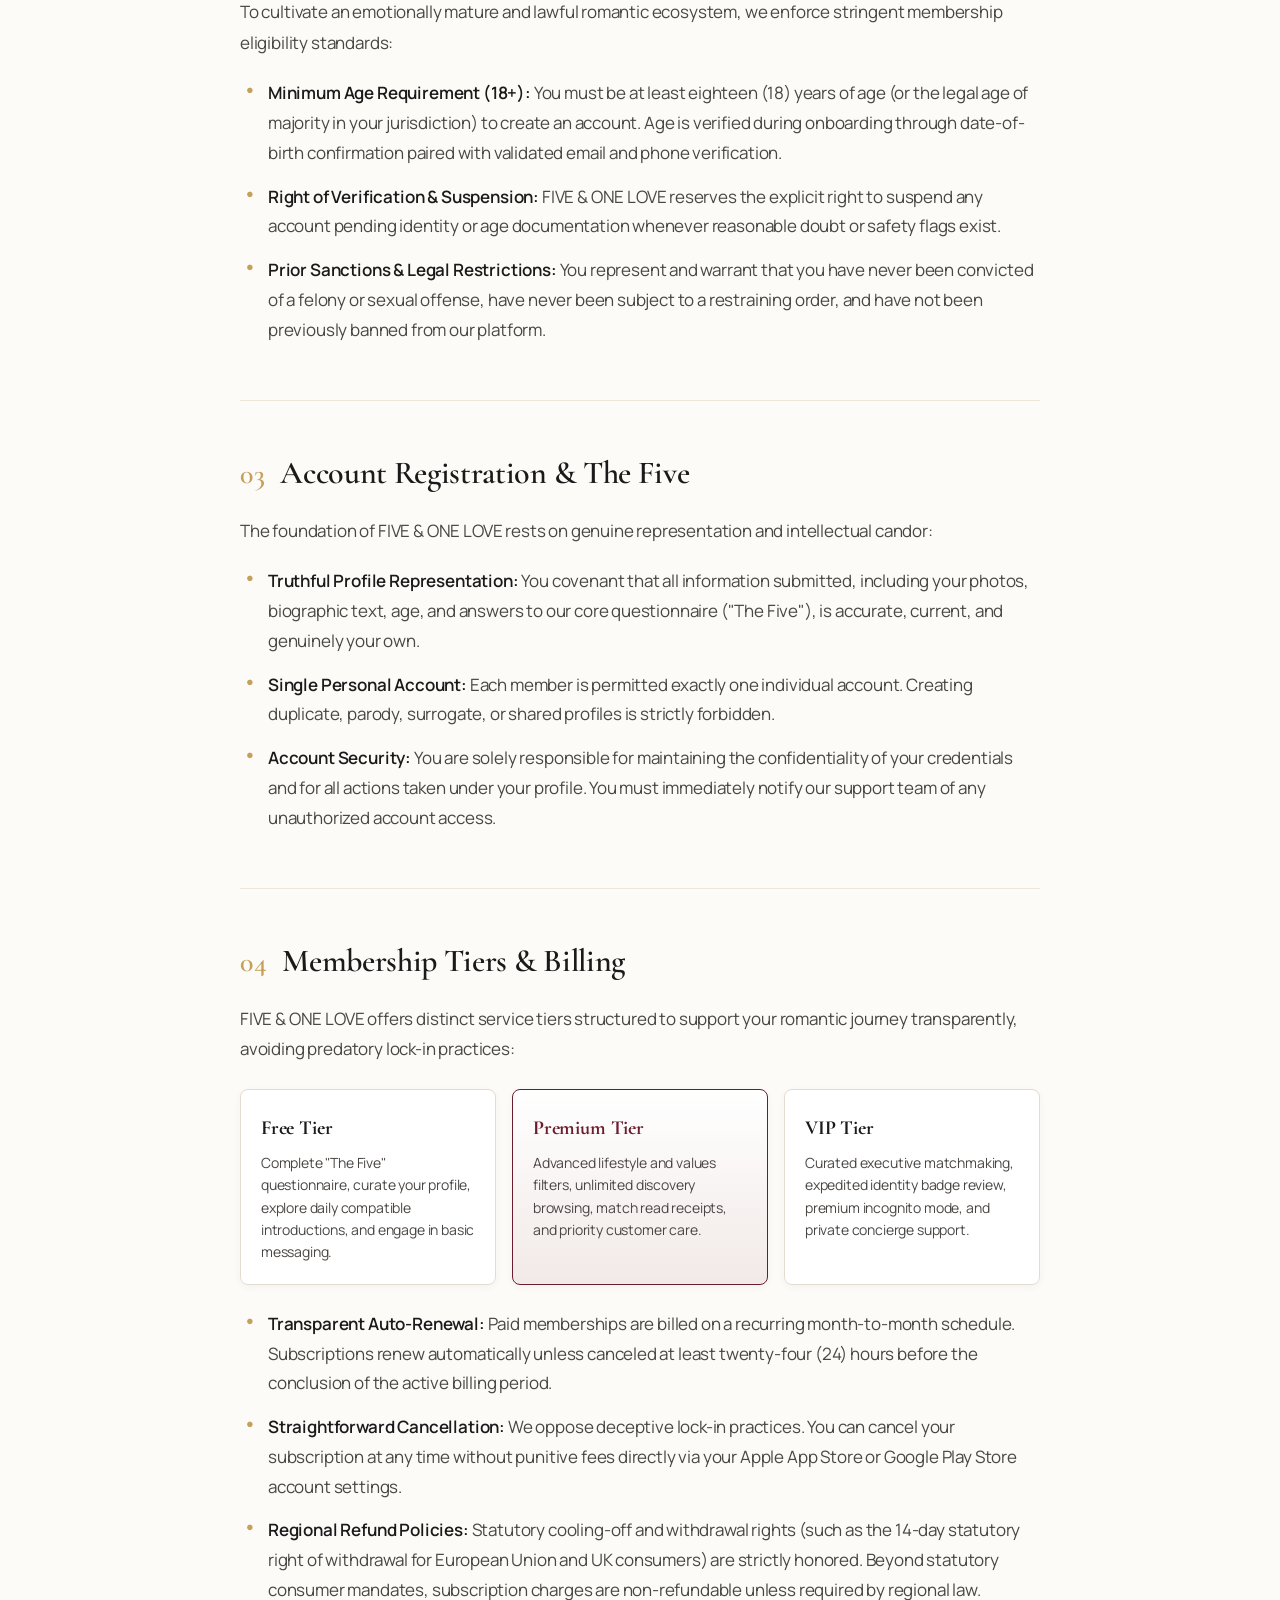
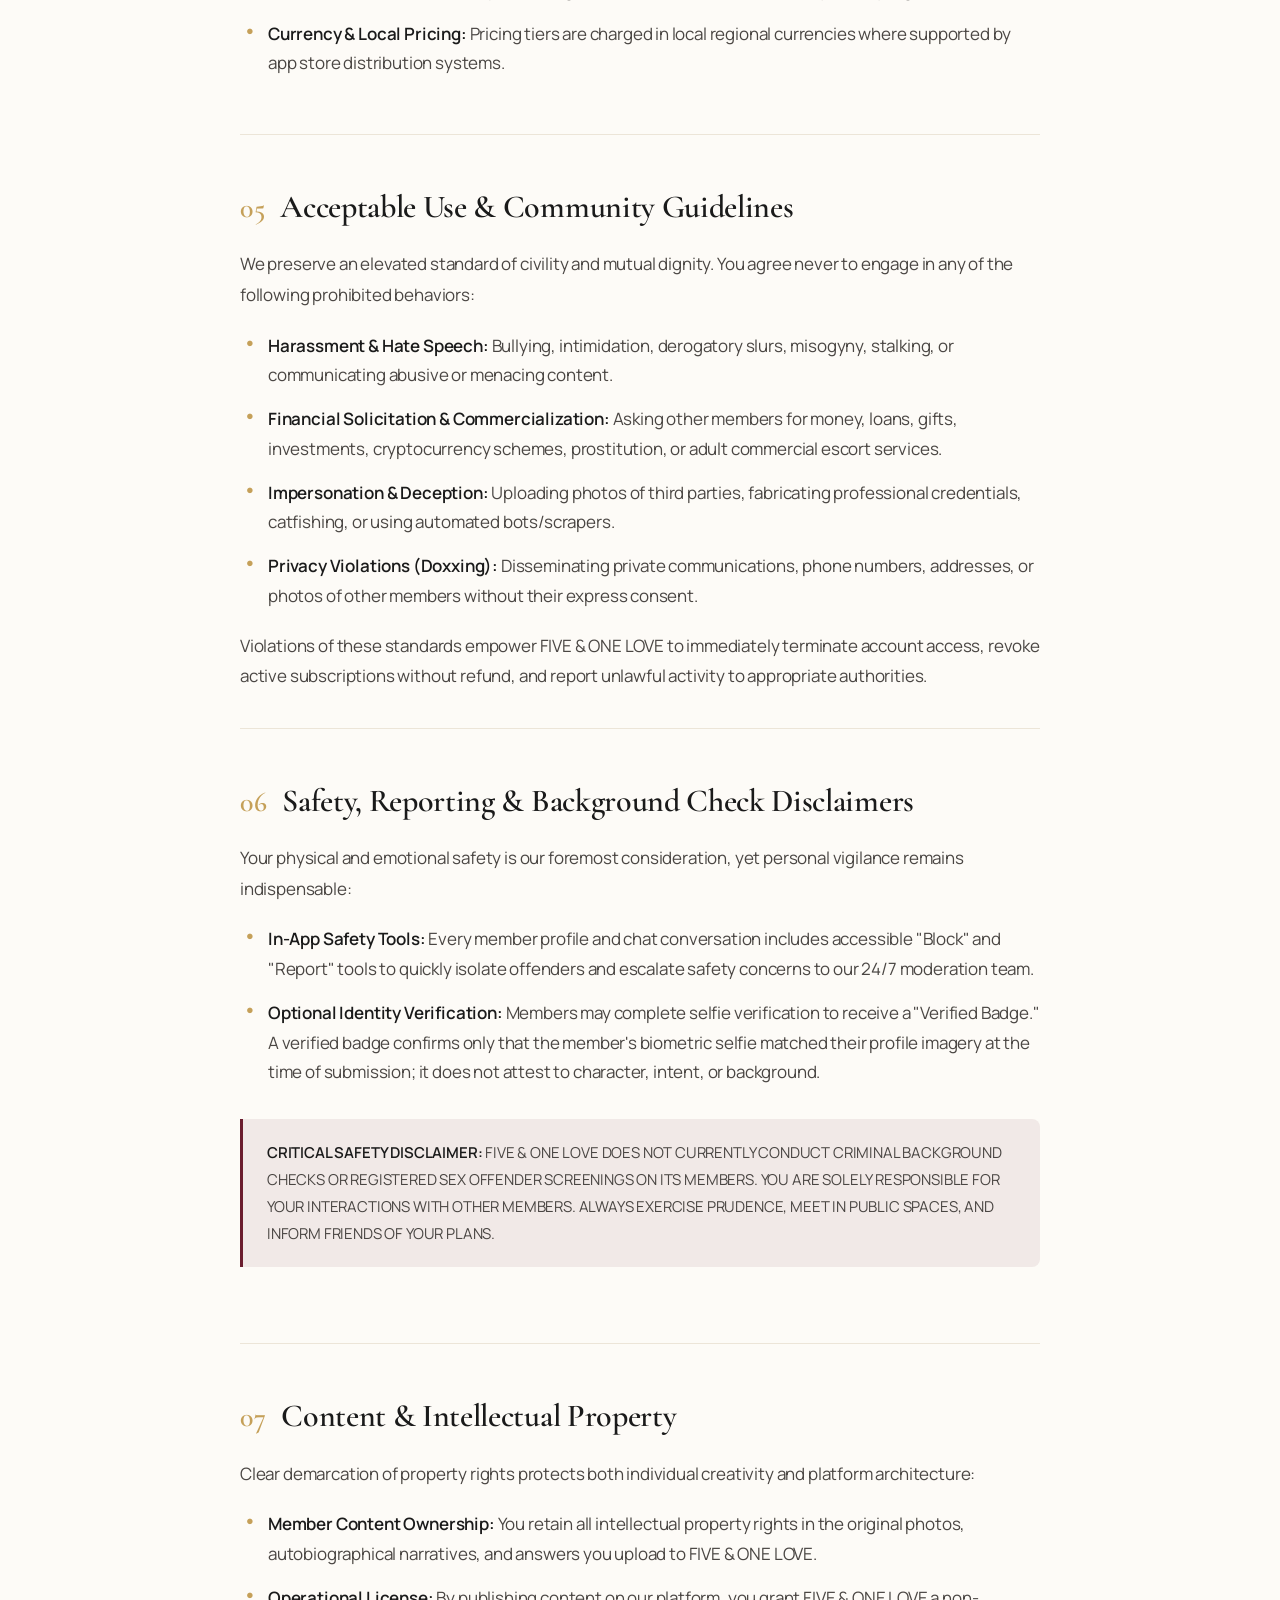
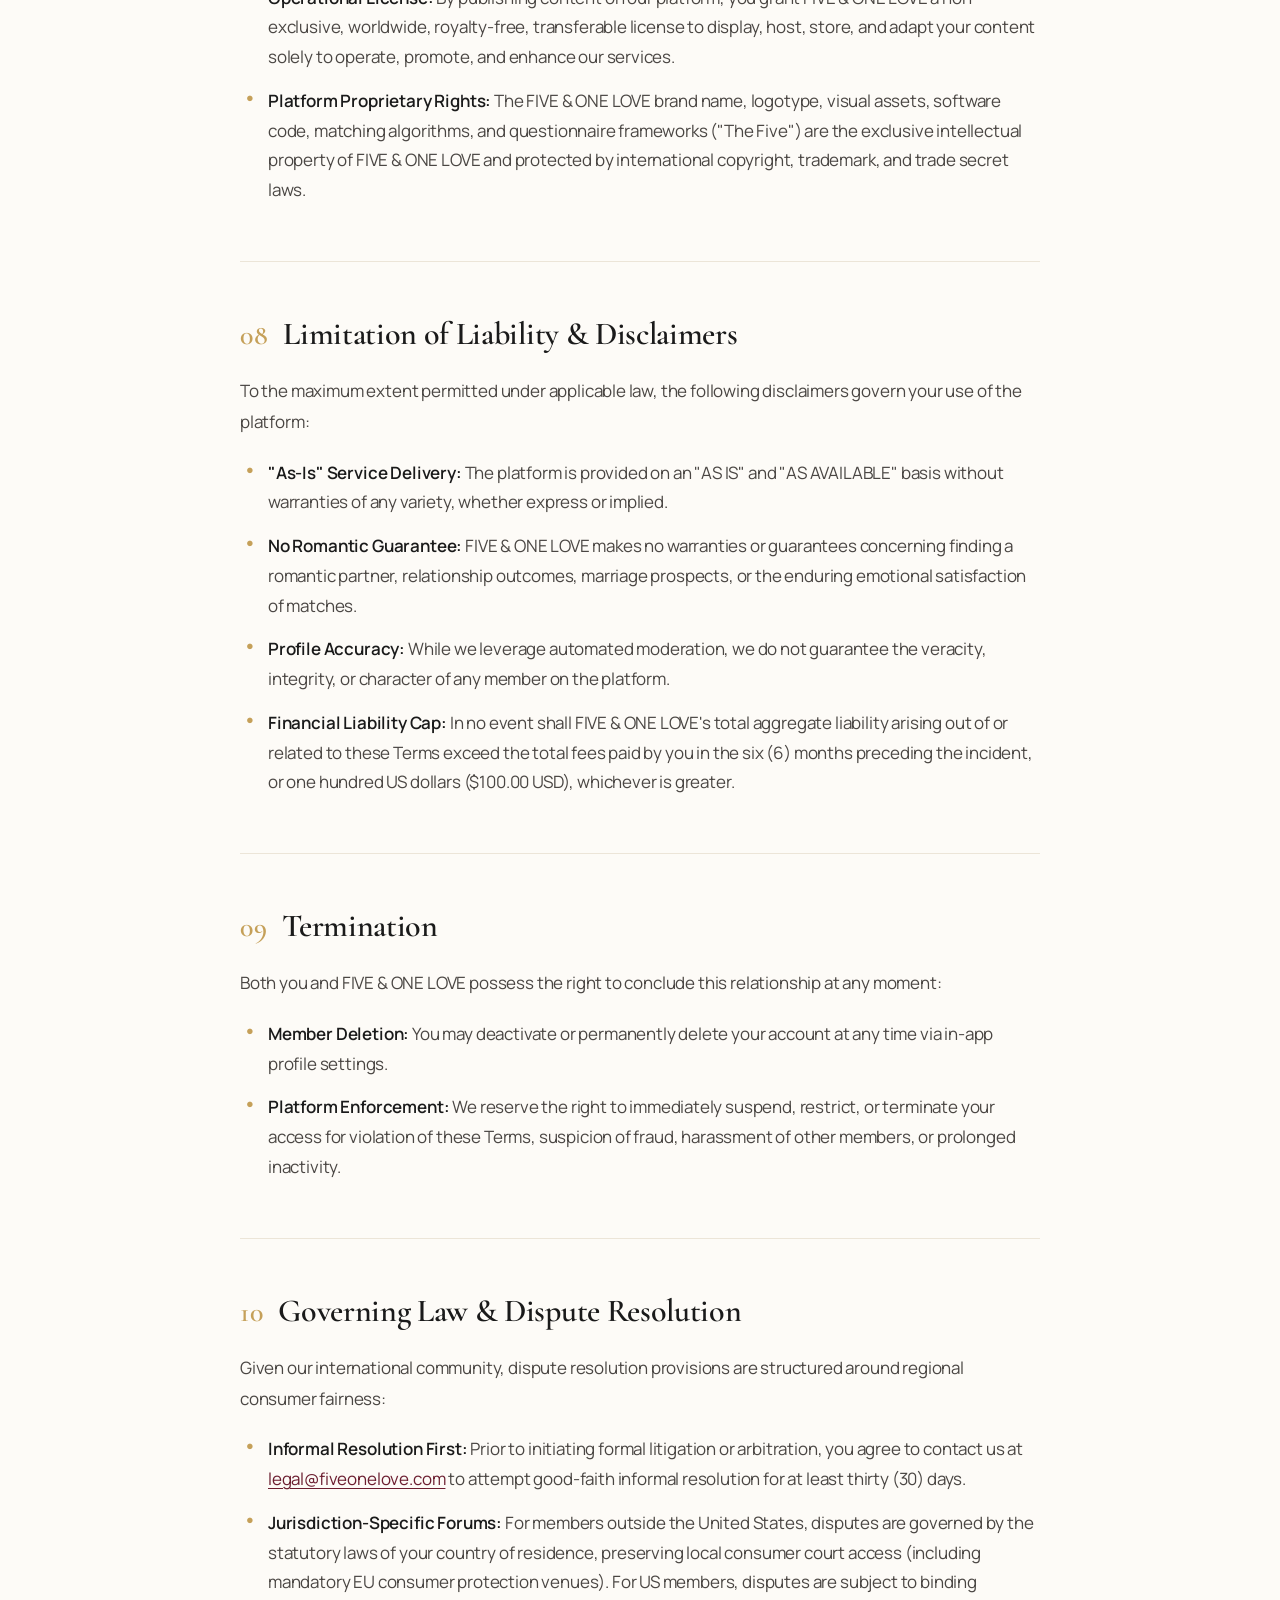
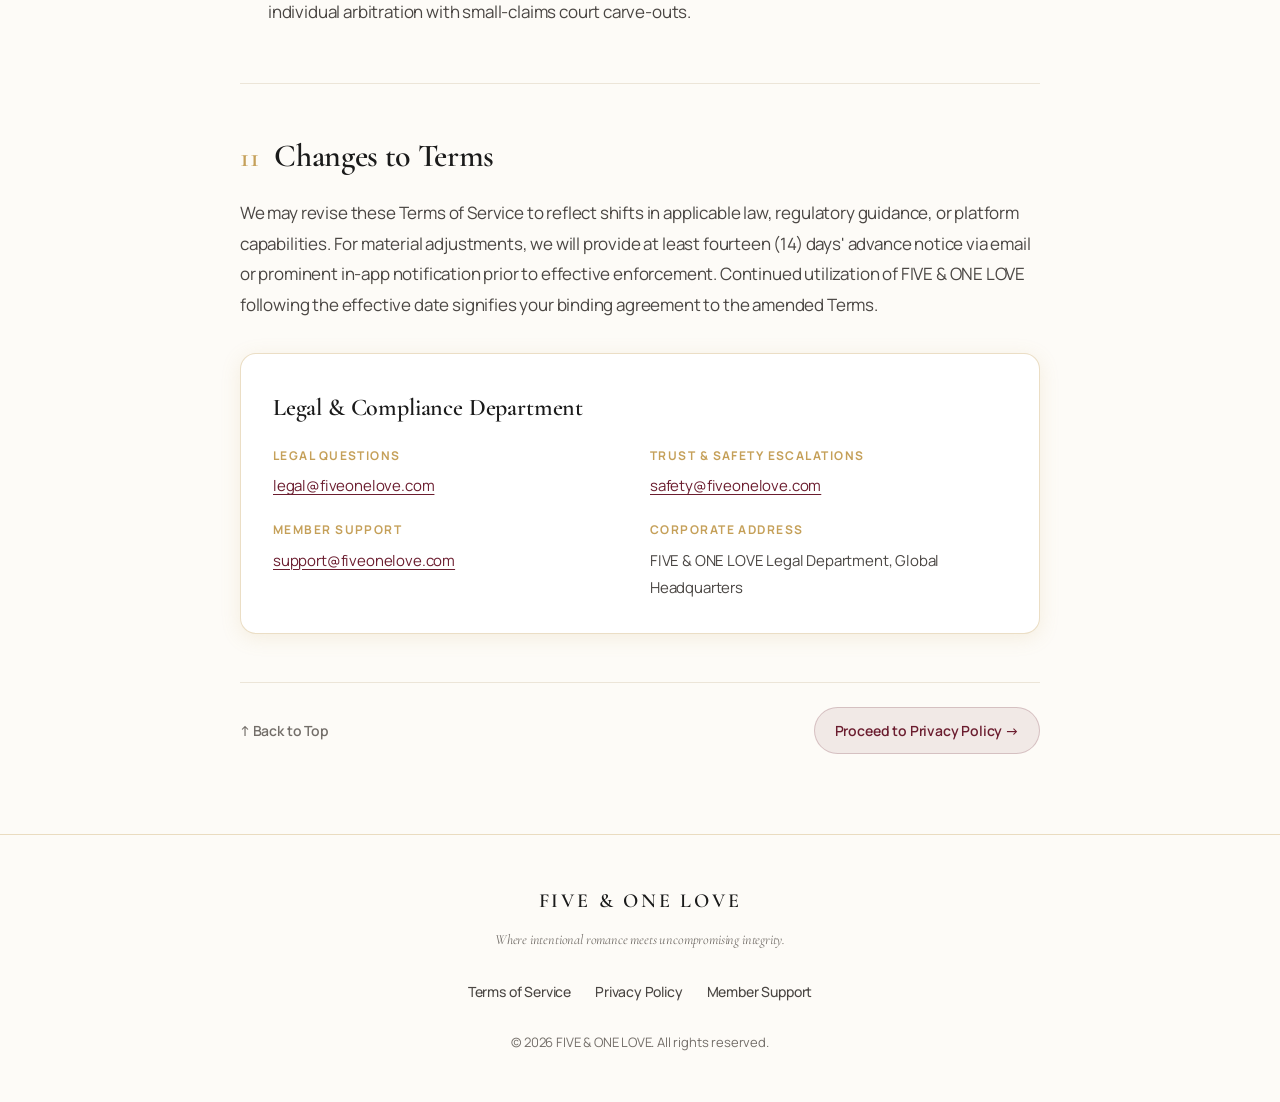
<file: terms.html>
<!DOCTYPE html>
<html lang="en">
<head>
  <meta charset="UTF-8">
  <meta name="viewport" content="width=device-width, initial-scale=1.0">
  <title>Terms of Service — FIVE & ONE LOVE</title>
  <meta name="description" content="Terms of Service for FIVE & ONE LOVE premium dating platform. Understand your rights, membership tiers, safety guidelines, and platform rules.">
  <link rel="stylesheet" href="assets/style.css">
  <link rel="icon" type="image/png" sizes="32x32" href="assets/favicon-32x32.png?v=2">
  <link rel="icon" type="image/png" sizes="16x16" href="assets/favicon-16x16.png?v=2">
  <link rel="icon" type="image/png" href="assets/favicon.png?v=2">
  <link rel="shortcut icon" href="assets/favicon.ico?v=2">
  <link rel="apple-touch-icon" sizes="180x180" href="assets/apple-touch-icon.png?v=2">
</head>
<body>

  <!-- Site Navigation Header -->
  <header class="site-header">
    <div class="header-container">
      <a href="terms.html" class="brand-logo" aria-label="FIVE & ONE LOVE Home">
        <span class="brand-title">FIVE & ONE LOVE</span>
        <span class="brand-subtitle">Legal & Compliance</span>
      </a>
      <nav aria-label="Legal Documents Navigation">
        <ul class="nav-links">
          <li class="nav-item active">
            <a href="terms.html" aria-current="page">Terms of Service</a>
          </li>
          <li class="nav-item">
            <a href="privacy.html">Privacy Policy</a>
          </li>
        </ul>
      </nav>
    </div>
  </header>

  <!-- Main Content Area -->
  <main class="main-wrapper">
    <article class="reading-container">

      <!-- Document Hero Section -->
      <header class="doc-hero">
        <div class="doc-badge">Official Legal Document</div>
        <h1>Terms of Service</h1>
        <div class="doc-meta">
          <span>Effective Date: October 1, 2026</span>
          <span class="dot"></span>
          <span>Last Updated: October 2026</span>
          <span class="dot"></span>
          <span>Version 1.0</span>
        </div>
      </header>

      <p class="lead-text">
        Welcome to <strong>FIVE & ONE LOVE</strong>. These Terms of Service constitute a legally binding agreement between you and FIVE & ONE LOVE, governing your access to and use of our mobile applications, website, interactive features, and matchmaking technology.
      </p>

      <div class="callout-box">
        <p><strong>Important Notice:</strong> By creating an account or utilizing FIVE & ONE LOVE, you confirm that you have read, understood, and agreed to be bound by these Terms of Service and our companion <a href="privacy.html">Privacy Policy</a>. Please review Section 6 regarding safety precautions and our background check disclaimer.</p>
      </div>

      <hr class="gold-divider">

      <!-- Table of Contents -->
      <nav class="toc-card" aria-label="Table of Contents">
        <div class="toc-header">
          <h2 class="toc-title">Table of Contents</h2>
          <span class="toc-count">11 Sections</span>
        </div>
        <ul class="toc-grid">
          <li><a href="#acceptance" class="toc-link"><span class="toc-num">01</span> Acceptance of Terms</a></li>
          <li><a href="#eligibility" class="toc-link"><span class="toc-num">02</span> Eligibility & Age Verification</a></li>
          <li><a href="#registration" class="toc-link"><span class="toc-num">03</span> Account Registration & The Five</a></li>
          <li><a href="#billing" class="toc-link"><span class="toc-num">04</span> Membership Tiers & Billing</a></li>
          <li><a href="#acceptable-use" class="toc-link"><span class="toc-num">05</span> Acceptable Use & Guidelines</a></li>
          <li><a href="#safety-verification" class="toc-link"><span class="toc-num">06</span> Safety & Background Disclaimers</a></li>
          <li><a href="#content-ip" class="toc-link"><span class="toc-num">07</span> Content & Intellectual Property</a></li>
          <li><a href="#liability" class="toc-link"><span class="toc-num">08</span> Limitation of Liability</a></li>
          <li><a href="#termination" class="toc-link"><span class="toc-num">09</span> Account Termination</a></li>
          <li><a href="#governing-law" class="toc-link"><span class="toc-num">10</span> Governing Law & Disputes</a></li>
          <li><a href="#changes" class="toc-link"><span class="toc-num">11</span> Changes to Terms</a></li>
        </ul>
      </nav>

      <!-- Section 1 -->
      <section id="acceptance" class="legal-section">
        <div class="section-header-wrap">
          <span class="section-num">01</span>
          <h2>Acceptance of Terms</h2>
        </div>
        <p>By downloading, registering for, accessing, or using FIVE & ONE LOVE, you agree to comply with and be bound by these Terms of Service, along with our <a href="privacy.html">Privacy Policy</a> and Community Safety Guidelines:</p>
        <ul class="legal-list">
          <li><strong>Universal Application:</strong> These Terms apply comprehensively to all distributions of our service, including our iOS application, Android application, and web client.</li>
          <li><strong>Refusal of Terms:</strong> If you do not accept these Terms without reservation, you are not authorized to access or use the FIVE & ONE LOVE platform and must immediately uninstall our applications.</li>
        </ul>
      </section>

      <!-- Section 2 -->
      <section id="eligibility" class="legal-section">
        <div class="section-header-wrap">
          <span class="section-num">02</span>
          <h2>Eligibility & Age Verification</h2>
        </div>
        <p>To cultivate an emotionally mature and lawful romantic ecosystem, we enforce stringent membership eligibility standards:</p>
        <ul class="legal-list">
          <li><strong>Minimum Age Requirement (18+):</strong> You must be at least eighteen (18) years of age (or the legal age of majority in your jurisdiction) to create an account. Age is verified during onboarding through date-of-birth confirmation paired with validated email and phone verification.</li>
          <li><strong>Right of Verification & Suspension:</strong> FIVE & ONE LOVE reserves the explicit right to suspend any account pending identity or age documentation whenever reasonable doubt or safety flags exist.</li>
          <li><strong>Prior Sanctions & Legal Restrictions:</strong> You represent and warrant that you have never been convicted of a felony or sexual offense, have never been subject to a restraining order, and have not been previously banned from our platform.</li>
        </ul>
      </section>

      <!-- Section 3 -->
      <section id="registration" class="legal-section">
        <div class="section-header-wrap">
          <span class="section-num">03</span>
          <h2>Account Registration & The Five</h2>
        </div>
        <p>The foundation of FIVE & ONE LOVE rests on genuine representation and intellectual candor:</p>
        <ul class="legal-list">
          <li><strong>Truthful Profile Representation:</strong> You covenant that all information submitted, including your photos, biographic text, age, and answers to our core questionnaire ("The Five"), is accurate, current, and genuinely your own.</li>
          <li><strong>Single Personal Account:</strong> Each member is permitted exactly one individual account. Creating duplicate, parody, surrogate, or shared profiles is strictly forbidden.</li>
          <li><strong>Account Security:</strong> You are solely responsible for maintaining the confidentiality of your credentials and for all actions taken under your profile. You must immediately notify our support team of any unauthorized account access.</li>
        </ul>
      </section>

      <!-- Section 4 -->
      <section id="billing" class="legal-section">
        <div class="section-header-wrap">
          <span class="section-num">04</span>
          <h2>Membership Tiers & Billing</h2>
        </div>
        <p>FIVE & ONE LOVE offers distinct service tiers structured to support your romantic journey transparently, avoiding predatory lock-in practices:</p>

        <!-- Tier Grid -->
        <div class="tier-grid">
          <div class="tier-card">
            <div class="tier-name">Free Tier</div>
            <div class="tier-desc">Complete "The Five" questionnaire, curate your profile, explore daily compatible introductions, and engage in basic messaging.</div>
          </div>
          <div class="tier-card featured">
            <div class="tier-name">Premium Tier</div>
            <div class="tier-desc">Advanced lifestyle and values filters, unlimited discovery browsing, match read receipts, and priority customer care.</div>
          </div>
          <div class="tier-card">
            <div class="tier-name">VIP Tier</div>
            <div class="tier-desc">Curated executive matchmaking, expedited identity badge review, premium incognito mode, and private concierge support.</div>
          </div>
        </div>

        <ul class="legal-list">
          <li><strong>Transparent Auto-Renewal:</strong> Paid memberships are billed on a recurring month-to-month schedule. Subscriptions renew automatically unless canceled at least twenty-four (24) hours before the conclusion of the active billing period.</li>
          <li><strong>Straightforward Cancellation:</strong> We oppose deceptive lock-in practices. You can cancel your subscription at any time without punitive fees directly via your Apple App Store or Google Play Store account settings.</li>
          <li><strong>Regional Refund Policies:</strong> Statutory cooling-off and withdrawal rights (such as the 14-day statutory right of withdrawal for European Union and UK consumers) are strictly honored. Beyond statutory consumer mandates, subscription charges are non-refundable unless required by regional law.</li>
          <li><strong>Currency & Local Pricing:</strong> Pricing tiers are charged in local regional currencies where supported by app store distribution systems.</li>
        </ul>
      </section>

      <!-- Section 5 -->
      <section id="acceptable-use" class="legal-section">
        <div class="section-header-wrap">
          <span class="section-num">05</span>
          <h2>Acceptable Use & Community Guidelines</h2>
        </div>
        <p>We preserve an elevated standard of civility and mutual dignity. You agree never to engage in any of the following prohibited behaviors:</p>
        <ul class="legal-list">
          <li><strong>Harassment & Hate Speech:</strong> Bullying, intimidation, derogatory slurs, misogyny, stalking, or communicating abusive or menacing content.</li>
          <li><strong>Financial Solicitation & Commercialization:</strong> Asking other members for money, loans, gifts, investments, cryptocurrency schemes, prostitution, or adult commercial escort services.</li>
          <li><strong>Impersonation & Deception:</strong> Uploading photos of third parties, fabricating professional credentials, catfishing, or using automated bots/scrapers.</li>
          <li><strong>Privacy Violations (Doxxing):</strong> Disseminating private communications, phone numbers, addresses, or photos of other members without their express consent.</li>
        </ul>
        <p>Violations of these standards empower FIVE & ONE LOVE to immediately terminate account access, revoke active subscriptions without refund, and report unlawful activity to appropriate authorities.</p>
      </section>

      <!-- Section 6 -->
      <section id="safety-verification" class="legal-section">
        <div class="section-header-wrap">
          <span class="section-num">06</span>
          <h2>Safety, Reporting & Background Check Disclaimers</h2>
        </div>
        <p>Your physical and emotional safety is our foremost consideration, yet personal vigilance remains indispensable:</p>
        <ul class="legal-list">
          <li><strong>In-App Safety Tools:</strong> Every member profile and chat conversation includes accessible "Block" and "Report" tools to quickly isolate offenders and escalate safety concerns to our 24/7 moderation team.</li>
          <li><strong>Optional Identity Verification:</strong> Members may complete selfie verification to receive a "Verified Badge." A verified badge confirms only that the member's biometric selfie matched their profile imagery at the time of submission; it does not attest to character, intent, or background.</li>
        </ul>

        <div class="callout-box burgundy">
          <p><strong>CRITICAL SAFETY DISCLAIMER:</strong> FIVE & ONE LOVE DOES NOT CURRENTLY CONDUCT CRIMINAL BACKGROUND CHECKS OR REGISTERED SEX OFFENDER SCREENINGS ON ITS MEMBERS. YOU ARE SOLELY RESPONSIBLE FOR YOUR INTERACTIONS WITH OTHER MEMBERS. ALWAYS EXERCISE PRUDENCE, MEET IN PUBLIC SPACES, AND INFORM FRIENDS OF YOUR PLANS.</p>
        </div>
      </section>

      <!-- Section 7 -->
      <section id="content-ip" class="legal-section">
        <div class="section-header-wrap">
          <span class="section-num">07</span>
          <h2>Content & Intellectual Property</h2>
        </div>
        <p>Clear demarcation of property rights protects both individual creativity and platform architecture:</p>
        <ul class="legal-list">
          <li><strong>Member Content Ownership:</strong> You retain all intellectual property rights in the original photos, autobiographical narratives, and answers you upload to FIVE & ONE LOVE.</li>
          <li><strong>Operational License:</strong> By publishing content on our platform, you grant FIVE & ONE LOVE a non-exclusive, worldwide, royalty-free, transferable license to display, host, store, and adapt your content solely to operate, promote, and enhance our services.</li>
          <li><strong>Platform Proprietary Rights:</strong> The FIVE & ONE LOVE brand name, logotype, visual assets, software code, matching algorithms, and questionnaire frameworks ("The Five") are the exclusive intellectual property of FIVE & ONE LOVE and protected by international copyright, trademark, and trade secret laws.</li>
        </ul>
      </section>

      <!-- Section 8 -->
      <section id="liability" class="legal-section">
        <div class="section-header-wrap">
          <span class="section-num">08</span>
          <h2>Limitation of Liability & Disclaimers</h2>
        </div>
        <p>To the maximum extent permitted under applicable law, the following disclaimers govern your use of the platform:</p>
        <ul class="legal-list">
          <li><strong>"As-Is" Service Delivery:</strong> The platform is provided on an "AS IS" and "AS AVAILABLE" basis without warranties of any variety, whether express or implied.</li>
          <li><strong>No Romantic Guarantee:</strong> FIVE & ONE LOVE makes no warranties or guarantees concerning finding a romantic partner, relationship outcomes, marriage prospects, or the enduring emotional satisfaction of matches.</li>
          <li><strong>Profile Accuracy:</strong> While we leverage automated moderation, we do not guarantee the veracity, integrity, or character of any member on the platform.</li>
          <li><strong>Financial Liability Cap:</strong> In no event shall FIVE & ONE LOVE's total aggregate liability arising out of or related to these Terms exceed the total fees paid by you in the six (6) months preceding the incident, or one hundred US dollars ($100.00 USD), whichever is greater.</li>
        </ul>
      </section>

      <!-- Section 9 -->
      <section id="termination" class="legal-section">
        <div class="section-header-wrap">
          <span class="section-num">09</span>
          <h2>Termination</h2>
        </div>
        <p>Both you and FIVE & ONE LOVE possess the right to conclude this relationship at any moment:</p>
        <ul class="legal-list">
          <li><strong>Member Deletion:</strong> You may deactivate or permanently delete your account at any time via in-app profile settings.</li>
          <li><strong>Platform Enforcement:</strong> We reserve the right to immediately suspend, restrict, or terminate your access for violation of these Terms, suspicion of fraud, harassment of other members, or prolonged inactivity.</li>
        </ul>
      </section>

      <!-- Section 10 -->
      <section id="governing-law" class="legal-section">
        <div class="section-header-wrap">
          <span class="section-num">10</span>
          <h2>Governing Law & Dispute Resolution</h2>
        </div>
        <p>Given our international community, dispute resolution provisions are structured around regional consumer fairness:</p>
        <ul class="legal-list">
          <li><strong>Informal Resolution First:</strong> Prior to initiating formal litigation or arbitration, you agree to contact us at <a href="mailto:legal@fiveonelove.com">legal@fiveonelove.com</a> to attempt good-faith informal resolution for at least thirty (30) days.</li>
          <li><strong>Jurisdiction-Specific Forums:</strong> For members outside the United States, disputes are governed by the statutory laws of your country of residence, preserving local consumer court access (including mandatory EU consumer protection venues). For US members, disputes are subject to binding individual arbitration with small-claims court carve-outs.</li>
        </ul>
      </section>

      <!-- Section 11 -->
      <section id="changes" class="legal-section">
        <div class="section-header-wrap">
          <span class="section-num">11</span>
          <h2>Changes to Terms</h2>
        </div>
        <p>We may revise these Terms of Service to reflect shifts in applicable law, regulatory guidance, or platform capabilities. For material adjustments, we will provide at least fourteen (14) days' advance notice via email or prominent in-app notification prior to effective enforcement. Continued utilization of FIVE & ONE LOVE following the effective date signifies your binding agreement to the amended Terms.</p>

        <!-- Contact details box -->
        <div class="contact-card">
          <h3>Legal & Compliance Department</h3>
          <div class="contact-details">
            <div class="contact-item">
              <strong>Legal Questions</strong>
              <span><a href="mailto:legal@fiveonelove.com">legal@fiveonelove.com</a></span>
            </div>
            <div class="contact-item">
              <strong>Trust & Safety Escalations</strong>
              <span><a href="mailto:safety@fiveonelove.com">safety@fiveonelove.com</a></span>
            </div>
            <div class="contact-item">
              <strong>Member Support</strong>
              <span><a href="mailto:support@fiveonelove.com">support@fiveonelove.com</a></span>
            </div>
            <div class="contact-item">
              <strong>Corporate Address</strong>
              <span>FIVE & ONE LOVE Legal Department, Global Headquarters</span>
            </div>
          </div>
        </div>
      </section>

      <!-- Bottom Navigation Action -->
      <div class="bottom-nav-action">
        <a href="#" class="back-to-top" aria-label="Return to top of page">
          ↑ Back to Top
        </a>
        <a href="privacy.html" class="doc-switch-btn">
          Proceed to Privacy Policy →
        </a>
      </div>

    </article>
  </main>

  <!-- Site Footer -->
  <footer class="site-footer">
    <div class="footer-container">
      <div class="footer-brand">FIVE & ONE LOVE</div>
      <p class="footer-tagline">Where intentional romance meets uncompromising integrity.</p>
      <ul class="footer-nav">
        <li><a href="terms.html">Terms of Service</a></li>
        <li><a href="privacy.html">Privacy Policy</a></li>
        <li><a href="mailto:support@fiveonelove.com">Member Support</a></li>
      </ul>
      <p class="footer-copy">© 2026 FIVE & ONE LOVE. All rights reserved.</p>
    </div>
  </footer>

</body>
</html>
</file>
<file: assets/style.css>
/* ==========================================================================
   FIVE & ONE LOVE — Legal Document Stylesheet
   Brand Aesthetic: Premium, Editorial, Timeless Romance & Integrity
   Palette: Ivory (#FDFBF7), Ink Black (#1A1A1A), Burgundy (#6B1D2F), Antique Gold (#C5A059)
   Typography: 'Cormorant Garamond' (Headings), 'Manrope' (Body)
   ========================================================================== */

@import url('https://fonts.googleapis.com/css2?family=Cormorant+Garamond:ital,wght@0,400;0,500;0,600;0,700;1,400;1,600&family=Manrope:wght@300;400;500;600;700&display=swap');

:root {
  --color-ivory: #FDFBF7;
  --color-ivory-card: #FFFFFF;
  --color-ink: #1A1A1A;
  --color-ink-muted: #4A4643;
  --color-ink-faint: #736E69;
  
  --color-burgundy: #6B1D2F;
  --color-burgundy-hover: #501321;
  --color-burgundy-soft: rgba(107, 29, 47, 0.08);
  --color-burgundy-border: rgba(107, 29, 47, 0.2);

  --color-gold: #C5A059;
  --color-gold-hover: #AF8B45;
  --color-gold-light: #F8F3E8;
  --color-gold-border: rgba(197, 160, 89, 0.35);
  --color-gold-faint: rgba(197, 160, 89, 0.12);

  --color-border-subtle: #ECE5D8;
  --color-border-card: #E4DCD0;

  --font-serif: 'Cormorant Garamond', Georgia, serif;
  --font-sans: 'Manrope', -apple-system, BlinkMacSystemFont, 'Segoe UI', Roboto, sans-serif;

  --max-content-width: 800px;
  --header-height: 80px;

  --shadow-sm: 0 2px 8px rgba(26, 26, 26, 0.04);
  --shadow-md: 0 8px 24px rgba(26, 26, 26, 0.06);
  --shadow-gold: 0 4px 20px rgba(197, 160, 89, 0.15);
  
  --radius-sm: 4px;
  --radius-md: 8px;
  --radius-lg: 16px;
  --radius-pill: 9999px;

  --transition-fast: 0.2s cubic-bezier(0.16, 1, 0.3, 1);
  --transition-normal: 0.3s cubic-bezier(0.16, 1, 0.3, 1);
}

/* Base & Reset */
*, *::before, *::after {
  box-sizing: border-box;
  margin: 0;
  padding: 0;
}

html {
  font-size: 16px;
  scroll-behavior: smooth;
  scroll-padding-top: calc(var(--header-height) + 24px);
  -webkit-text-size-adjust: 100%;
}

body {
  background-color: var(--color-ivory);
  color: var(--color-ink);
  font-family: var(--font-sans);
  font-size: 1.0625rem;
  line-height: 1.8;
  letter-spacing: -0.01em;
  -webkit-font-smoothing: antialiased;
  -moz-osx-font-smoothing: grayscale;
  min-height: 100vh;
  display: flex;
  flex-direction: column;
}

/* Selection */
::selection {
  background-color: var(--color-burgundy);
  color: var(--color-ivory);
}

/* Links */
a {
  color: var(--color-burgundy);
  text-decoration: underline;
  text-decoration-thickness: 1px;
  text-underline-offset: 3px;
  transition: color var(--transition-fast), text-decoration-color var(--transition-fast);
}

a:hover {
  color: var(--color-burgundy-hover);
  text-decoration-color: var(--color-burgundy-hover);
}

/* Focus styles for accessibility */
a:focus-visible, button:focus-visible {
  outline: 2px solid var(--color-burgundy);
  outline-offset: 3px;
  border-radius: var(--radius-sm);
}

/* --------------------------------------------------------------------------
   Header & Navigation
   -------------------------------------------------------------------------- */
.site-header {
  position: sticky;
  top: 0;
  z-index: 100;
  background-color: rgba(253, 251, 247, 0.94);
  backdrop-filter: blur(12px);
  -webkit-backdrop-filter: blur(12px);
  border-bottom: 1px solid var(--color-gold-border);
  transition: all var(--transition-fast);
}

.header-container {
  max-width: 1080px;
  margin: 0 auto;
  height: var(--header-height);
  padding: 0 24px;
  display: flex;
  align-items: center;
  justify-content: space-between;
  gap: 16px;
}

.brand-logo {
  display: flex;
  flex-direction: column;
  text-decoration: none;
  color: var(--color-ink);
  transition: opacity var(--transition-fast);
}

.brand-logo:hover {
  opacity: 0.85;
  text-decoration: none;
}

.brand-title {
  font-family: var(--font-serif);
  font-size: 1.55rem;
  font-weight: 600;
  letter-spacing: 0.14em;
  text-transform: uppercase;
  color: var(--color-ink);
  line-height: 1.1;
}

.brand-subtitle {
  font-family: var(--font-sans);
  font-size: 0.6875rem;
  font-weight: 600;
  letter-spacing: 0.24em;
  text-transform: uppercase;
  color: var(--color-gold);
  margin-top: 2px;
}

.nav-links {
  display: flex;
  align-items: center;
  list-style: none;
  gap: 8px;
  background-color: rgba(236, 229, 216, 0.4);
  padding: 4px;
  border-radius: var(--radius-pill);
  border: 1px solid var(--color-border-subtle);
}

.nav-item a {
  display: inline-block;
  font-size: 0.875rem;
  font-weight: 600;
  letter-spacing: 0.02em;
  color: var(--color-ink-muted);
  text-decoration: none;
  padding: 8px 18px;
  border-radius: var(--radius-pill);
  transition: all var(--transition-fast);
  white-space: nowrap;
}

.nav-item a:hover {
  color: var(--color-burgundy);
  background-color: rgba(255, 255, 255, 0.6);
}

.nav-item.active a {
  background-color: var(--color-burgundy);
  color: #FFFFFF;
  box-shadow: 0 2px 8px rgba(107, 29, 47, 0.25);
}

.nav-item.active a:hover {
  background-color: var(--color-burgundy-hover);
  color: #FFFFFF;
}

/* --------------------------------------------------------------------------
   Layout & Container
   -------------------------------------------------------------------------- */
.main-wrapper {
  flex: 1;
  padding: 48px 24px 80px;
}

.reading-container {
  max-width: var(--max-content-width);
  margin: 0 auto;
}

/* --------------------------------------------------------------------------
   Document Header & Hero Banner
   -------------------------------------------------------------------------- */
.doc-hero {
  text-align: center;
  padding-bottom: 40px;
  margin-bottom: 48px;
  position: relative;
}

.doc-badge {
  display: inline-flex;
  align-items: center;
  gap: 6px;
  font-size: 0.75rem;
  font-weight: 700;
  letter-spacing: 0.16em;
  text-transform: uppercase;
  color: var(--color-gold);
  background: var(--color-gold-faint);
  border: 1px solid var(--color-gold-border);
  padding: 5px 14px;
  border-radius: var(--radius-pill);
  margin-bottom: 16px;
}

.doc-hero h1 {
  font-family: var(--font-serif);
  font-size: clamp(2.35rem, 5vw, 3.25rem);
  font-weight: 600;
  line-height: 1.15;
  color: var(--color-ink);
  letter-spacing: -0.01em;
  margin-bottom: 16px;
}

.doc-meta {
  display: flex;
  align-items: center;
  justify-content: center;
  flex-wrap: wrap;
  gap: 16px;
  font-size: 0.9375rem;
  color: var(--color-ink-faint);
  font-weight: 500;
}

.doc-meta span {
  display: inline-flex;
  align-items: center;
}

.doc-meta .dot {
  width: 4px;
  height: 4px;
  background-color: var(--color-gold);
  border-radius: 50%;
  margin: 0 4px;
}

/* Antique Gold Decorative Divider */
.gold-divider {
  width: 100%;
  height: 1px;
  background: linear-gradient(90deg, transparent 0%, var(--color-gold) 35%, var(--color-gold) 65%, transparent 100%);
  margin: 32px 0 48px;
  opacity: 0.75;
  border: none;
}

.gold-divider-subtle {
  width: 100%;
  height: 1px;
  background-color: var(--color-border-subtle);
  margin: 40px 0;
  border: none;
}

/* --------------------------------------------------------------------------
   Table of Contents Card
   -------------------------------------------------------------------------- */
.toc-card {
  background-color: var(--color-ivory-card);
  border: 1px solid var(--color-border-card);
  border-radius: var(--radius-lg);
  padding: 28px 32px;
  margin-bottom: 48px;
  box-shadow: var(--shadow-sm);
  position: relative;
  overflow: hidden;
}

.toc-card::before {
  content: '';
  position: absolute;
  top: 0;
  left: 0;
  right: 0;
  height: 3px;
  background: linear-gradient(90deg, var(--color-burgundy), var(--color-gold));
}

.toc-header {
  display: flex;
  align-items: center;
  justify-content: space-between;
  margin-bottom: 18px;
}

.toc-title {
  font-family: var(--font-serif);
  font-size: 1.35rem;
  font-weight: 600;
  color: var(--color-ink);
  letter-spacing: 0.02em;
}

.toc-count {
  font-size: 0.8125rem;
  font-weight: 600;
  color: var(--color-gold);
  letter-spacing: 0.08em;
  text-transform: uppercase;
}

.toc-grid {
  display: grid;
  grid-template-columns: repeat(auto-fit, minmax(300px, 1fr));
  gap: 10px 24px;
  list-style: none;
}

.toc-link {
  display: flex;
  align-items: baseline;
  gap: 10px;
  font-size: 0.9375rem;
  color: var(--color-ink-muted);
  text-decoration: none;
  padding: 4px 0;
  transition: all var(--transition-fast);
}

.toc-link .toc-num {
  font-family: var(--font-serif);
  font-size: 0.9375rem;
  font-weight: 700;
  color: var(--color-gold);
  min-width: 24px;
}

.toc-link:hover {
  color: var(--color-burgundy);
  transform: translateX(3px);
  text-decoration: none;
}

.toc-link:hover .toc-num {
  color: var(--color-burgundy);
}

/* --------------------------------------------------------------------------
   Intro Lead Paragraph & Callout Box
   -------------------------------------------------------------------------- */
.lead-text {
  font-size: 1.1875rem;
  line-height: 1.85;
  color: var(--color-ink);
  margin-bottom: 36px;
  font-weight: 400;
}

.callout-box {
  background: var(--color-gold-faint);
  border-left: 3px solid var(--color-gold);
  border-radius: 0 var(--radius-md) var(--radius-md) 0;
  padding: 20px 24px;
  margin: 32px 0 40px;
}

.callout-box.burgundy {
  background: var(--color-burgundy-soft);
  border-left-color: var(--color-burgundy);
}

.callout-box p {
  margin: 0;
  font-size: 0.9375rem;
  line-height: 1.7;
  color: var(--color-ink-muted);
}

.callout-box strong {
  color: var(--color-ink);
  font-weight: 600;
}

/* --------------------------------------------------------------------------
   Legal Sections & Typography
   -------------------------------------------------------------------------- */
.legal-section {
  margin-bottom: 48px;
  padding-bottom: 36px;
  border-bottom: 1px solid var(--color-border-subtle);
}

.legal-section:last-of-type {
  border-bottom: none;
  margin-bottom: 24px;
  padding-bottom: 0;
}

.section-header-wrap {
  display: flex;
  align-items: baseline;
  gap: 14px;
  margin-bottom: 16px;
}

.section-num {
  font-family: var(--font-serif);
  font-size: 1.75rem;
  font-weight: 600;
  color: var(--color-gold);
  letter-spacing: 0.04em;
  flex-shrink: 0;
}

.legal-section h2 {
  font-family: var(--font-serif);
  font-size: clamp(1.6rem, 3.2vw, 2rem);
  font-weight: 600;
  color: var(--color-ink);
  line-height: 1.25;
  letter-spacing: -0.01em;
}

.legal-section h3 {
  font-family: var(--font-serif);
  font-size: 1.25rem;
  font-weight: 600;
  color: var(--color-ink);
  margin: 24px 0 12px;
}

.legal-section p {
  margin-bottom: 16px;
  color: var(--color-ink-muted);
  line-height: 1.8;
}

.legal-section p:last-child {
  margin-bottom: 0;
}

/* Lists */
.legal-list {
  list-style: none;
  margin: 20px 0;
  padding-left: 0;
  display: flex;
  flex-direction: column;
  gap: 14px;
}

.legal-list li {
  position: relative;
  padding-left: 28px;
  color: var(--color-ink-muted);
  line-height: 1.75;
}

.legal-list li::before {
  content: '●';
  position: absolute;
  left: 6px;
  top: 0px;
  font-size: 0.8rem;
  color: var(--color-gold);
}

.legal-list li strong {
  color: var(--color-ink);
  font-weight: 600;
}

/* Feature/Tier Grid for Terms of Service */
.tier-grid {
  display: grid;
  grid-template-columns: repeat(auto-fit, minmax(220px, 1fr));
  gap: 16px;
  margin: 24px 0;
}

.tier-card {
  background-color: var(--color-ivory-card);
  border: 1px solid var(--color-border-card);
  border-radius: var(--radius-md);
  padding: 20px;
  box-shadow: var(--shadow-sm);
  transition: transform var(--transition-fast), border-color var(--transition-fast);
}

.tier-card:hover {
  transform: translateY(-2px);
  border-color: var(--color-gold);
}

.tier-card.featured {
  border-color: var(--color-burgundy);
  background: linear-gradient(180deg, #FFFFFF 0%, var(--color-burgundy-soft) 100%);
}

.tier-name {
  font-family: var(--font-serif);
  font-size: 1.25rem;
  font-weight: 700;
  color: var(--color-ink);
  margin-bottom: 6px;
}

.tier-card.featured .tier-name {
  color: var(--color-burgundy);
}

.tier-desc {
  font-size: 0.875rem;
  color: var(--color-ink-muted);
  line-height: 1.6;
}

/* --------------------------------------------------------------------------
   Contact Information Box
   -------------------------------------------------------------------------- */
.contact-card {
  background-color: var(--color-ivory-card);
  border: 1px solid var(--color-gold-border);
  border-radius: var(--radius-lg);
  padding: 32px;
  margin-top: 32px;
  box-shadow: var(--shadow-gold);
  position: relative;
}

.contact-card h3 {
  font-family: var(--font-serif);
  font-size: 1.5rem;
  font-weight: 600;
  color: var(--color-ink);
  margin: 0 0 16px;
}

.contact-details {
  display: grid;
  grid-template-columns: repeat(auto-fit, minmax(240px, 1fr));
  gap: 20px;
  font-size: 0.9375rem;
  color: var(--color-ink-muted);
}

.contact-item strong {
  display: block;
  font-family: var(--font-sans);
  font-size: 0.75rem;
  font-weight: 700;
  text-transform: uppercase;
  letter-spacing: 0.12em;
  color: var(--color-gold);
  margin-bottom: 6px;
}

/* --------------------------------------------------------------------------
   Back to Top & Quick Nav
   -------------------------------------------------------------------------- */
.bottom-nav-action {
  display: flex;
  align-items: center;
  justify-content: space-between;
  flex-wrap: wrap;
  gap: 16px;
  margin-top: 48px;
  padding-top: 24px;
  border-top: 1px solid var(--color-border-subtle);
}

.back-to-top {
  display: inline-flex;
  align-items: center;
  gap: 8px;
  font-size: 0.875rem;
  font-weight: 600;
  color: var(--color-ink-faint);
  text-decoration: none;
  transition: color var(--transition-fast);
}

.back-to-top:hover {
  color: var(--color-burgundy);
  text-decoration: none;
}

.doc-switch-btn {
  display: inline-flex;
  align-items: center;
  gap: 8px;
  font-size: 0.875rem;
  font-weight: 600;
  color: var(--color-burgundy);
  background-color: var(--color-burgundy-soft);
  border: 1px solid var(--color-burgundy-border);
  padding: 10px 20px;
  border-radius: var(--radius-pill);
  text-decoration: none;
  transition: all var(--transition-fast);
}

.doc-switch-btn:hover {
  background-color: var(--color-burgundy);
  color: #FFFFFF;
  text-decoration: none;
  box-shadow: 0 4px 14px rgba(107, 29, 47, 0.25);
}

/* --------------------------------------------------------------------------
   Footer
   -------------------------------------------------------------------------- */
.site-footer {
  background-color: var(--color-ivory);
  border-top: 1px solid var(--color-gold-border);
  padding: 48px 24px;
  margin-top: auto;
}

.footer-container {
  max-width: var(--max-content-width);
  margin: 0 auto;
  text-align: center;
}

.footer-brand {
  font-family: var(--font-serif);
  font-size: 1.25rem;
  font-weight: 600;
  letter-spacing: 0.14em;
  text-transform: uppercase;
  color: var(--color-ink);
  margin-bottom: 8px;
}

.footer-tagline {
  font-size: 0.875rem;
  color: var(--color-ink-faint);
  font-style: italic;
  font-family: var(--font-serif);
  margin-bottom: 24px;
}

.footer-nav {
  display: flex;
  justify-content: center;
  align-items: center;
  gap: 24px;
  list-style: none;
  margin-bottom: 24px;
  flex-wrap: wrap;
}

.footer-nav a {
  font-size: 0.875rem;
  font-weight: 500;
  color: var(--color-ink-muted);
  text-decoration: none;
  transition: color var(--transition-fast);
}

.footer-nav a:hover {
  color: var(--color-burgundy);
}

.footer-copy {
  font-size: 0.8125rem;
  color: var(--color-ink-faint);
}

/* --------------------------------------------------------------------------
   Responsive Media Queries
   -------------------------------------------------------------------------- */
@media (max-width: 640px) {
  :root {
    --header-height: 70px;
  }

  .header-container {
    padding: 0 16px;
  }

  .brand-title {
    font-size: 1.25rem;
    letter-spacing: 0.1em;
  }

  .brand-subtitle {
    display: none;
  }

  .nav-item a {
    padding: 6px 12px;
    font-size: 0.8125rem;
  }

  .main-wrapper {
    padding: 32px 16px 64px;
  }

  .toc-card {
    padding: 20px;
  }

  .toc-grid {
    grid-template-columns: 1fr;
  }

  .section-header-wrap {
    flex-direction: column;
    gap: 4px;
  }

  .section-num {
    font-size: 1.35rem;
  }

  .contact-card {
    padding: 20px;
  }

  .contact-details {
    grid-template-columns: 1fr;
  }

  .bottom-nav-action {
    flex-direction: column-reverse;
    align-items: stretch;
    text-align: center;
  }

  .bottom-nav-action a {
    justify-content: center;
  }
}

/* --------------------------------------------------------------------------
   Print Stylesheet
   -------------------------------------------------------------------------- */
@media print {
  body {
    background: #FFFFFF;
    color: #000000;
    font-size: 11pt;
    line-height: 1.5;
  }

  .site-header,
  .toc-card,
  .bottom-nav-action,
  .site-footer,
  .back-to-top {
    display: none !important;
  }

  .reading-container {
    max-width: 100%;
    margin: 0;
    padding: 0;
  }

  .legal-section {
    page-break-inside: avoid;
    border-bottom: 1px solid #ccc;
    padding-bottom: 20pt;
    margin-bottom: 20pt;
  }

  h1, h2, h3 {
    color: #000000 !important;
    page-break-after: avoid;
  }

  a {
    color: #000000 !important;
    text-decoration: underline;
  }

  .callout-box, .contact-card {
    border: 1px solid #999 !important;
    background: #FAFAFA !important;
    box-shadow: none !important;
  }
}
</file>
